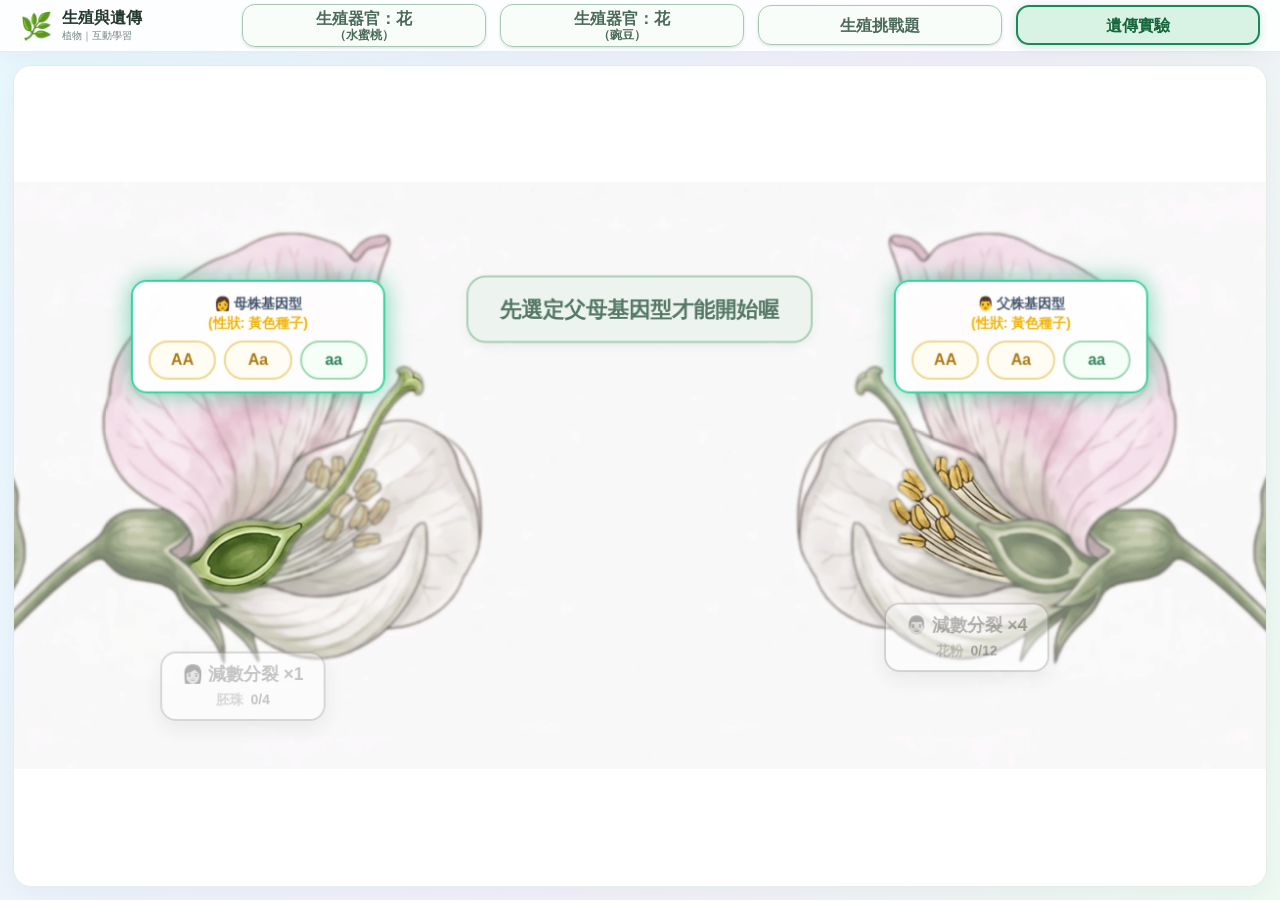
<file: stage4_gene.html>
<!DOCTYPE html>
<html lang="zh-TW">
<head>
    <meta charset="UTF-8">
    <meta name="viewport" content="width=device-width, initial-scale=1.0, maximum-scale=1.0, user-scalable=no">
    <title>植物｜生殖與遺傳－遺傳概念</title>
    <link rel="stylesheet" href="./tailwind-local.css">
    <style>
        /* ★ 強制橫屏防護網 */
        #orientation-warning { display: none; position: fixed; top: 0; left: 0; width: 100vw; height: 100dvh; background: #0f172a; color: white; z-index: 9999; flex-direction: column; justify-content: center; align-items: center; font-size: 1.5em; text-align: center; padding: 20px; box-sizing: border-box; }
        @media (orientation: portrait) { #orientation-warning { display: flex; } }

        /* ★ 修改點：改用 100dvh 避免行動裝置被位址列吃掉高度 */
        body, html { 
            margin: 0; padding: 0; width: 100vw; height: 100dvh; overflow: hidden; 
            font-family: 'Segoe UI', Tahoma, Geneva, Verdana, sans-serif; 
            background-color: #ffffff; 
        }
        
        #global-layout { display: flex; flex-direction: column; width: 100%; height: 100%; }

        /* ★ 修改點：加入 flex-wrap 允許按鈕在小平板自動換行防擠破 */
        #sub-nav-bar {
            width: 100%; background: white; border-bottom: 1px solid #e2e8f0;
            display: flex; align-items: center; justify-content: center; gap: 8px; flex-wrap: wrap;
            padding: 8px 24px; box-shadow: 0 2px 10px rgba(0,0,0,0.02); z-index: 90;
            flex-shrink: 0; 
        }

        #app-container {
            display: flex; width: 100%; flex: 1; padding: 0; box-sizing: border-box; overflow: hidden;
        }
        
        #stage-wrapper {
            position: relative; flex: 1; width: 100%; height: 100%; overflow: hidden;
            background: linear-gradient(to bottom, #ffffff, #f1f5f9);
        }
        
        #stage-inner {
            position: absolute; top: 0; left: 0; width: 1600px; height: 600px;
            transform-origin: top left; pointer-events: none;
        }

        .flower-layer { position: absolute; top: 0; width: 800px; height: 600px; pointer-events: none;}
        .flower-frame { position: absolute; inset: 0; width: 100%; height: 100%; object-fit: cover; opacity: 0; }

        .stage-panel {
            position: absolute; pointer-events: auto; z-index: 100;
            background: rgba(255,255,255,0.95); backdrop-filter: blur(8px);
            border: 2px solid #e2e8f0; border-radius: 16px; padding: 12px 16px;
            box-shadow: 0 8px 25px rgba(0,0,0,0.08); transition: all 0.3s;
        }
        
        .stage-btn {
            position: absolute; pointer-events: auto; z-index: 100;
            padding: 10px 20px; font-size: 18px; font-weight: 900; border-radius: 16px;
            box-shadow: 0 8px 20px rgba(0,0,0,0.15); transition: all 0.3s cubic-bezier(0.175, 0.885, 0.32, 1.275);
            cursor: pointer; display: flex; flex-direction: column; align-items: center; justify-content: center; text-align: center;
        }
        
        .geno-btn {
            flex: 1; padding: 6px 0; border-radius: 9999px; border-width: 2px; transition: all 0.2s;
        }
        .geno-btn-unselected {
            border-color: #cbd5e1; color: #94a3b8; font-weight: 500; background: white;
        }
        .geno-btn-unselected:hover { border-color: #6ee7b7; color: #10b981; }
        
        .geno-btn-selected {
            border-color: #10b981; color: #064e3b; font-weight: 900; background: #d1fae5;
            box-shadow: 0 4px 10px rgba(16, 185, 129, 0.2); transform: scale(1.05);
        }

        .status-blocked { opacity: 0.4; filter: grayscale(100%); pointer-events: none; }
        .status-active { box-shadow: 0 0 25px rgba(16, 185, 129, 0.6); animation: pulse-glow 2s infinite; border-color: #34d399; }
        @keyframes pulse-glow {
            0% { box-shadow: 0 0 0 0 rgba(16, 185, 129, 0.7); }
            70% { box-shadow: 0 0 0 15px rgba(16, 185, 129, 0); }
            100% { box-shadow: 0 0 0 0 rgba(16, 185, 129, 0); }
        }

        .center-action-btn {
            position: absolute; top: 50%; left: 50%; transform: translate(-50%, -50%);
            padding: 16px 32px; font-size: 22px; font-weight: 900; border-radius: 20px;
            pointer-events: auto; z-index: 200; cursor: pointer;
            box-shadow: 0 15px 35px rgba(0,0,0,0.2); transition: all 0.4s cubic-bezier(0.175, 0.885, 0.32, 1.275);
        }
        .center-action-btn:hover { transform: translate(-50%, -55%) scale(1.05); }
        .hidden-center { opacity: 0; pointer-events: none; transform: translate(-50%, -20%) scale(0.8); }

        .allele-text { font-family: 'Comic Sans MS', 'Chalkboard SE', sans-serif; font-weight: 900; }
        
        .pollen-dot {
            position: absolute; width: 28px; height: 28px; background: radial-gradient(circle, #fde047 0%, #eab308 100%);
            border: 2px solid #ca8a04; border-radius: 50%; display: flex; justify-content: center; align-items: center;
            font-size: 16px; font-weight: 900; color: #713f12; box-shadow: 0 2px 5px rgba(0,0,0,0.2);
            transform: translate(-50%, -50%); transition: opacity 0.3s; z-index: 60;
        }
        
        /* 強制花粉到最上層 */
        .pollen-top { z-index: 1000 !important; }

        @keyframes pollen-flash {
            0%, 100% { transform: translate(-50%, -50%) scale(1); filter: brightness(1); box-shadow: 0 0 0 rgba(234, 179, 8, 0); }
            50% { transform: translate(-50%, -50%) scale(1.5); filter: brightness(1.3); box-shadow: 0 0 25px rgba(234, 179, 8, 1); }
        }
        .pollen-flash-anim {
            animation: pollen-flash 0.4s ease-in-out 3;
        }
        
        .ovule-dot {
            position: absolute; width: 32px; height: 32px; background: #dcfce3; border: 2px dashed #22c55e;
            border-radius: 50%; display: flex; justify-content: center; align-items: center;
            font-size: 18px; font-weight: 900; color: #166534; transform: translate(-50%, -50%); z-index: 40;
        }
        
        @keyframes ovule-boom {
            0% { transform: translate(-50%, -50%) scale(1); }
            50% { transform: translate(-50%, -50%) scale(1.8); filter: brightness(1.2); box-shadow: 0 0 30px rgba(255, 255, 255, 0.8); }
            100% { transform: translate(-50%, -50%) scale(1); }
        }
        .ovule-boom-anim {
            animation: ovule-boom 0.8s cubic-bezier(0.175, 0.885, 0.32, 1.275);
            z-index: 900 !important;
        }

        .bee { position: absolute; font-size: 32px; transform: translate(-50%, -50%); filter: drop-shadow(0 4px 6px rgba(0,0,0,0.3)); z-index: 1100; }
        
        .fert-popup {
            position: absolute; background: rgba(255,255,255,0.95); backdrop-filter: blur(4px);
            border: 2px solid #34d399; border-radius: 8px; padding: 8px 16px; font-weight: 900; color: #065f46;
            box-shadow: 0 4px 15px rgba(0,0,0,0.2); transform: translate(20px, -50%); opacity: 0;
            transition: opacity 0.3s; z-index: 1000; white-space: nowrap; font-size: 18px;
        }

        #final-stats-board {
            position: absolute; top: 50%; left: 50%; transform: translate(-50%, -50%) scale(0.9);
            background: white; border-radius: 24px; padding: 32px; width: 450px; max-width: 90vw; /* 防止小螢幕破版 */
            box-shadow: 0 25px 50px -12px rgba(0,0,0,0.5); border: 4px solid #10b981;
            opacity: 0; pointer-events: none; transition: all 0.5s cubic-bezier(0.175, 0.885, 0.32, 1.275); z-index: 2000;
        }
        #final-stats-board.active { opacity: 1; transform: translate(-50%, -50%) scale(1); pointer-events: auto; }
    </style>
<link rel="stylesheet" href="./site_shell.css">
<link rel="manifest" href="./manifest.webmanifest">
<meta name="theme-color" content="#267352">
<meta name="apple-mobile-web-app-capable" content="yes">
<meta name="apple-mobile-web-app-title" content="生殖與遺傳">

    <style id="meiosis-inline-style">
      /* 畫面原圖花藥／胚珠位置：小型、連續、直接銜接生成物，不是提示框 */
      /* 與花粉／胚珠 DOM 使用完全相同的 1600×600 座標系；最終格直接落在後續粒子座標 */
      .meiosis-on-flower{position:absolute;left:0;top:0;width:1600px;height:600px;pointer-events:none;z-index:180;opacity:0;transition:opacity .12s ease}
      .meiosis-on-flower.visible{opacity:1}
      .meiosis-on-flower svg{display:block;width:1600px;height:600px;overflow:visible}
      .bee{will-change:left,top,opacity;line-height:1}
    </style>
</head>
<body class="select-none text-slate-800">

    <!-- ★ 強制橫屏防護罩 -->
    <div id="orientation-warning" class="font-sans tracking-wider">
        🔄<br><br>請將裝置旋轉為<b class="text-rose-400 mx-1">橫向模式</b>以進行課程互動。
    </div>

    <div id="global-layout">
        
       <!-- 全站統一導覽列 -->
        <header id="plant-nav" class="plant-nav" data-page-mode="gene">
  <div class="plant-brand"><span class="plant-brand-icon">🌿</span><div><strong>生殖與遺傳</strong><small>植物｜互動學習</small></div></div>
  <nav class="plant-mode-links" aria-label="生殖與遺傳四個模式">
    <a href="./index.html" class="plant-mode" data-mode="peach"><span>生殖器官：花</span><small>（水蜜桃）</small></a>
    <a href="./stage4_pea.html" class="plant-mode" data-mode="pea"><span>生殖器官：花</span><small>（豌豆）</small></a>
    <a href="./stage4_quiz.html" class="plant-mode" data-mode="quiz"><span>生殖挑戰題</span></a>
    <a href="./stage4_gene.html" class="plant-mode" data-mode="gene"><span>遺傳實驗</span></a>
  </nav>
</header>

        <div id="app-container">
            <div id="stage-wrapper">
                <div id="stage-inner">
                    
                    <svg id="click-layer" viewBox="0 0 1600 600" class="absolute inset-0 w-full h-full z-[1]" style="pointer-events: auto;"></svg>

                    <!-- 【左側：母株】 -->
                    <div id="mom-flower" class="flower-layer z-[5]" style="left: 0;"></div>
                    
                    <!-- 【右側：父株】 -->
                    <div id="dad-flower" class="flower-layer z-[5]" style="left: 800px; transform: scaleX(-1);">
                        <img src="./p03-m.webp" class="absolute inset-0 w-full h-full object-cover" id="initial-dad-img">
                    </div>

                    <!-- 面板定位避開中央阻擋 -->
                    <div id="panel-geno-mom" class="stage-panel status-active" style="left: 280px; top: 100px; width: 260px;">
                        <div class="text-sm font-black text-slate-600 mb-2 text-center">👩 母株基因型 <br><span id="label-mom-pheno" class="text-yellow-500">(性狀: 黃色種子)</span></div>
                        <div class="flex gap-2">
                            <button onclick="GeneApp.setGeno('mom', 'AA')" id="btn-mom-AA" class="geno-btn geno-btn-unselected" data-allele="yellow">AA</button>
                            <button onclick="GeneApp.setGeno('mom', 'Aa')" id="btn-mom-Aa" class="geno-btn geno-btn-unselected" data-allele="yellow">Aa</button>
                            <button onclick="GeneApp.setGeno('mom', 'aa')" id="btn-mom-aa" class="geno-btn geno-btn-unselected" data-allele="green">aa</button>
                        </div>
                    </div>

                    <div id="panel-geno-dad" class="stage-panel status-active" style="left: 1060px; top: 100px; width: 260px;">
                        <div class="text-sm font-black text-slate-600 mb-2 text-center">👨 父株基因型 <br><span id="label-dad-pheno" class="text-yellow-500">(性狀: 黃色種子)</span></div>
                        <div class="flex gap-2">
                            <button onclick="GeneApp.setGeno('dad', 'AA')" id="btn-dad-AA" class="geno-btn geno-btn-unselected" data-allele="yellow">AA</button>
                            <button onclick="GeneApp.setGeno('dad', 'Aa')" id="btn-dad-Aa" class="geno-btn geno-btn-unselected" data-allele="yellow">Aa</button>
                            <button onclick="GeneApp.setGeno('dad', 'aa')" id="btn-dad-aa" class="geno-btn geno-btn-unselected" data-allele="green">aa</button>
                        </div>
                    </div>

                    <button id="btn-confirm-geno" onclick="GeneApp.confirmGenotype()" class="center-action-btn bg-indigo-500 text-white border-2 border-indigo-600" style="top: 130px;">
                        先選定父母基因型才能開始喔
                    </button>

                    <button id="btn-meiosis-dad" onclick="GeneApp.doDadMeiosis()" class="stage-btn bg-white border-2 border-blue-400 text-blue-600 status-blocked flex flex-col items-center leading-tight" style="left: 1050px; top: 430px;">
                        <span>👨 減數分裂 ×4</span>
                        <span class="text-sm font-bold text-blue-400 mt-1">花粉 <span id="count-dad" class="text-blue-600 ml-1">0/12</span></span>
                    </button>

                    <button id="btn-meiosis-mom" onclick="GeneApp.doMomMeiosis()" class="stage-btn bg-white border-2 border-emerald-400 text-emerald-600 status-blocked flex flex-col items-center leading-tight" style="left: 310px; top: 480px;">
                        <span>👩 減數分裂 ×1</span>
                        <span class="text-sm font-bold text-emerald-400 mt-1">胚珠 <span id="count-mom" class="text-emerald-600 ml-1">0/4</span></span>
                    </button>

                    <button id="btn-bee" onclick="GeneApp.sendBees()" class="center-action-btn bg-amber-400 text-amber-900 border-2 border-amber-500 hidden-center">
                        🐝 授粉
                    </button>

                    <button id="btn-develop" onclick="GeneApp.playDevelopment()" class="center-action-btn bg-emerald-500 text-white border-2 border-emerald-600 hidden-center">
                        🌱 開始果莢發育
                    </button>

                    <!-- SVG 管線層提昇 z-index 確保管線壓在花朵上 -->
                    <svg id="svg-layer" viewBox="0 0 1600 600" class="absolute inset-0 w-full h-full pointer-events-none z-[45]">
                        <path id="tube_0" fill="none" stroke="#38bdf8" stroke-width="4" stroke-linecap="round" stroke-dasharray="300" stroke-dashoffset="300"/>
                        <path id="tube_1" fill="none" stroke="#38bdf8" stroke-width="4" stroke-linecap="round" stroke-dasharray="300" stroke-dashoffset="300"/>
                        <path id="tube_2" fill="none" stroke="#38bdf8" stroke-width="4" stroke-linecap="round" stroke-dasharray="300" stroke-dashoffset="300"/>
                        <path id="tube_3" fill="none" stroke="#38bdf8" stroke-width="4" stroke-linecap="round" stroke-dasharray="300" stroke-dashoffset="300"/>
                    </svg>

                    <div id="dom-layer" class="absolute inset-0 w-full h-full pointer-events-none z-[50]"></div>
                    <!-- 在花朵原圖上浮現，不另開視窗或遮住教學畫面 -->
                    <div id="meiosis-visual-mom" class="meiosis-on-flower mom" aria-hidden="true"></div>
                    <div id="meiosis-visual-dad" class="meiosis-on-flower dad" aria-hidden="true"></div>

                    <svg id="seed-layer" viewBox="0 0 1600 600" class="absolute inset-0 w-full h-full pointer-events-none z-[60]">
                        <image id="seed_img_0" width="40" height="40" opacity="0"/>
                        <image id="seed_img_1" width="40" height="40" opacity="0"/>
                        <image id="seed_img_2" width="40" height="40" opacity="0"/>
                        <image id="seed_img_3" width="40" height="40" opacity="0"/>
                    </svg>
                </div>
            </div>
    <div id="inherit-predict" class="inherit-predict" role="dialog" aria-modal="true" aria-label="預測子代性狀比例">
      <div class="predict-card">
        <h3>🔮 先預測，再看結果</h3>
        <p id="inherit-question" style="margin-top:9px;color:#506d58;font-weight:700;font-size:15px">子代黃色：綠色，預測比例？</p>
        <div class="predict-choice-grid" id="inherit-options">
           <button type="button" data-ratio="4:0">4：0</button><button type="button" data-ratio="3:1">3：1</button>
           <button type="button" data-ratio="2:2">2：2</button><button type="button" data-ratio="0:4">0：4</button>
        </div>

      </div>
    </div>
    <!-- 最終統計面板 -->
            <div id="final-stats-board" role="dialog" aria-label="子代結果">
                <div class="result-heading">🌱 子代結果</div>
                <div class="result-cross"><span id="stat-cross">AA × AA</span></div>
                <div class="result-numbers">
                    <div><div class="result-caption" style="color:#ba7b0e">AA・黃</div><div class="result-value" style="color:#a16a0c" id="stat-AA">0</div></div>
                    <div><div class="result-caption" style="color:#ba7b0e">Aa・黃</div><div class="result-value" style="color:#a16a0c" id="stat-Aa">0</div></div>
                    <div><div class="result-caption" style="color:#1c8e58">aa・綠</div><div class="result-value" style="color:#16824d" id="stat-aa">0</div></div>
                </div>
                <div class="debrief-panel">
                    <div class="debrief-grid"><span>理論 <strong id="model-rate">—</strong></span><span>實際 <strong id="actual-rate">—</strong></span></div>
                    <span id="predicted-rate" hidden>—</span>
                    <div class="debrief-question">為什麼和理論值不一定相同？</div>
                    <div class="debrief-options"><div class="debrief-choice"><button type="button" onclick="GeneApp.answerDebrief(true)">樣本少、隨機波動</button></div><div class="debrief-choice"><button type="button" onclick="GeneApp.answerDebrief(false)">孟德爾定律失效</button><div id="debrief-teacher-note">💡 不懂就問老師！</div></div></div>
                    <div id="debrief-feedback" class="debrief-feedback" aria-live="polite"></div>
                </div>
                <button onclick="GeneApp.resetAll()" class="result-restart">↻ 再試一次</button>
            </div>

        </div>
    </div>

    <script>
        const GeneApp = (function() {
            let currentStep = 0;
            let meiosisBusy = false;
            let experimentGeneration = 0;
            const sleep = ms => new Promise(resolve => setTimeout(resolve, ms));
            const clamp = (v,min,max) => Math.min(max,Math.max(min,v));
            // 花藥中心（雄株）及子房胚珠附近（雌株）共用舞台 1600x600 坐標。
            // 產物結束座標直接取 DAD_ARC_INITIAL / OVULES_START，不維護另一組終點。
            const MEIOSIS_CENTERS={dad:{x:1130,y:303},mom:{x:403,y:380}};
            const SVGNS='http://www.w3.org/2000/svg';
            // v1.1.4 同一輪廓收腰分裂：細胞外形與 A/a 文字由同一個時間軸、同一個群組更新。
            // 不再讓字先飛走、再從其他位置飛入一個圓圈套住字。
            const MEIO_COLORS={
                dad:{fill:'#facc15',edge:'#ca8a04',text:'#713f12'},
                mom:{fill:'#dcfce7',edge:'#22c55e',text:'#166534'}
            };
            function meiosisNode(svg,tag,attrs={}){
                const node=document.createElementNS(SVGNS,tag);
                for(const [key,val] of Object.entries(attrs))node.setAttribute(key,String(val));
                svg.appendChild(node);return node;
            }
            function meiosisLabel(svg,x,y,label,parent,size=16){
                return meiosisNode(svg,'text',{x,y,'font-family':'system-ui,sans-serif','font-weight':900,
                  'font-size':size,'text-anchor':'middle','dominant-baseline':'central',fill:MEIO_COLORS[parent].text});
            }
            function paintCell(svg,x,y,r,label,parent,opacity=1){
                const col=MEIO_COLORS[parent];
                const g=meiosisNode(svg,'g',{opacity,transform:`translate(${x} ${y})`});
                const circle=meiosisNode(g,'circle',{cx:0,cy:0,r,fill:col.fill,stroke:col.edge,
                  'stroke-width':2,...(parent==='mom'?{'stroke-dasharray':'4 3'}:{})});
                const t=meiosisLabel(g,0,1,label,parent,r<18?15:20);
                t.textContent=label;
                return {g,circle,t};
            }
            function peanutOutline(x,y,sep,r,neck,angle=0){
                // 雙葉共享一個邊界；neck 逐漸縮到零，外觀看起來像麻糬被慢慢捏成兩半。
                const d=[`M 0 ${-neck}`,
                  `C ${-sep*.38} ${-neck} ${-sep*.52} ${-r} ${-sep} ${-r}`,
                  `C ${-sep-r*.75} ${-r} ${-sep-r} ${-r*.55} ${-sep-r} 0`,
                  `C ${-sep-r} ${r*.55} ${-sep-r*.75} ${r} ${-sep} ${r}`,
                  `C ${-sep*.52} ${r} ${-sep*.38} ${neck} 0 ${neck}`,
                  `C ${sep*.38} ${neck} ${sep*.52} ${r} ${sep} ${r}`,
                  `C ${sep+r*.75} ${r} ${sep+r} ${r*.55} ${sep+r} 0`,
                  `C ${sep+r} ${-r*.55} ${sep+r*.75} ${-r} ${sep} ${-r}`,
                  `C ${sep*.52} ${-r} ${sep*.38} ${-neck} 0 ${-neck} Z`].join(' ');
                return {d,transform:`translate(${x} ${y}) rotate(${angle})`};
            }
            async function meiosisAnimation(parent,genotype,products,landings,retainIndex=0){
                const target=document.getElementById(`meiosis-visual-${parent}`);
                const generation=experimentGeneration;
                target.replaceChildren();target.classList.add('visible');
                const svg=meiosisNode(target,'svg',{viewBox:'0 0 1600 600'});
                const col=MEIO_COLORS[parent], c=MEIOSIS_CENTERS[parent];
                const isAlive=()=>generation===experimentGeneration;
                // 所有影格都由 rAF 同步產生細胞輪廓與其中的基因字母。
                const tween=(duration,paint)=>new Promise(resolve=>{
                    let start=null;
                    function frame(now){
                        if(!isAlive()){resolve(false);return;}
                        if(start===null)start=now;
                        const t=Math.max(0,Math.min(1,(now-start)/duration));
                        paint(t);
                        if(t<1)requestAnimationFrame(frame);else resolve(true);
                    }
                    requestAnimationFrame(frame);
                });
                const staged=paintCell(svg,c.x,c.y,30,genotype,parent);
                await sleep(260);
                if(!isAlive())return false;
                // DNA 複製時同一顆細胞內的字逐漸換成 AAaa，細胞不會移動。
                staged.t.textContent=genotype[0].repeat(2)+genotype[1].repeat(2);
                if(!await tween(420,t=>{staged.circle.setAttribute('r',30+3*Math.sin(t*Math.PI));
                  staged.g.setAttribute('transform',`translate(${c.x} ${c.y}) scale(${1+.09*Math.sin(t*Math.PI)},${1-.05*Math.sin(t*Math.PI)})`)}))return false;
                staged.g.remove();
                // 第一次分裂：從一顆連續的外膜開始收腰，直到分為兩個各帶一組字母的細胞。
                const firstPath=meiosisNode(svg,'path',{fill:col.fill,stroke:col.edge,'stroke-width':2});
                const firstLeft=meiosisLabel(svg,c.x,c.y,genotype[0].repeat(2),parent);
                const firstRight=meiosisLabel(svg,c.x,c.y,genotype[1].repeat(2),parent);
                firstLeft.textContent=genotype[0].repeat(2);firstRight.textContent=genotype[1].repeat(2);
                if(!await tween(850,t=>{
                    const sep=32*t,neck=26*Math.pow(1-t,1.3),r=28-10*t;
                    const shape=peanutOutline(c.x,c.y,sep,r,neck);
                    firstPath.setAttribute('d',shape.d);firstPath.setAttribute('transform',shape.transform);
                    firstLeft.setAttribute('x',c.x-sep);firstRight.setAttribute('x',c.x+sep);
                    firstLeft.setAttribute('opacity',Math.min(1,t*5));firstRight.setAttribute('opacity',Math.min(1,t*5));
                }))return false;
                firstPath.remove();firstLeft.remove();firstRight.remove();
                // 第二次分裂：左右兩顆各自再次收腰，形成四顆；字母始終留在外膜內。
                const second=[-32,32].map((off,i)=>{
                  const path=meiosisNode(svg,'path',{fill:col.fill,stroke:col.edge,'stroke-width':2});
                  const top=meiosisLabel(svg,c.x+off,c.y,genotype[i],parent,15);
                  const bottom=meiosisLabel(svg,c.x+off,c.y,genotype[i],parent,15);
                  top.textContent=genotype[i];bottom.textContent=genotype[i];
                  return {off,path,top,bottom};
                });
                if(!await tween(850,t=>{
                    for(const b of second){
                        const sep=21*t,neck=17*Math.pow(1-t,1.3),r=19-4*t;
                        const shape=peanutOutline(c.x+b.off,c.y,sep,r,neck,90);
                        b.path.setAttribute('d',shape.d);b.path.setAttribute('transform',shape.transform);
                        b.top.setAttribute('x',c.x+b.off);b.bottom.setAttribute('x',c.x+b.off);
                        b.top.setAttribute('y',c.y-sep);b.bottom.setAttribute('y',c.y+sep);
                        b.top.textContent=t<.2?genotype[b.off<0?0:1].repeat(2):genotype[b.off<0?0:1];
                        b.bottom.setAttribute('opacity',Math.min(1,Math.max(0,(t-.12)*5)));
                    }
                }))return false;
                second.forEach(b=>{b.path.remove();b.top.remove();b.bottom.remove()});
                // 四顆細胞不是從外側飛進來，而是剛剛分裂完的四個位置直接接續。
                const origins=[{x:c.x-32,y:c.y-21},{x:c.x-32,y:c.y+21},
                               {x:c.x+32,y:c.y-21},{x:c.x+32,y:c.y+21}];
                const cells=origins.map((pt,i)=>paintCell(svg,pt.x,pt.y,parent==='dad'?14:16,
                    products[i],parent));
                if(!await tween(680,t=>{
                    const ease=t*t*(3-2*t);
                    cells.forEach(({g},i)=>{
                        const start=origins[i],dest=parent==='dad'?landings[i]:landings[0];
                        const active=parent==='dad'||i===retainIndex;
                        const x=start.x+(dest.x-start.x)*ease;
                        const y=start.y+(dest.y-start.y)*ease;
                        const size=active?1:1-.92*ease;
                        g.setAttribute('transform',`translate(${x} ${y}) scale(${size})`);
                        g.setAttribute('opacity',active?1:1-ease);
                    });
                }))return false;
                return isAlive();
            }
            async function handoffProducts(parent,nodes){
                // 顯示的終態 SVG 與實際互動粒子已是同一座標、同一大小；只交接圖層，不作二次移動。
                nodes.forEach(node=>{node.style.opacity='1';});
                const overlay=document.getElementById(`meiosis-visual-${parent}`);
                overlay.classList.remove('visible');
                await sleep(150);
                overlay.replaceChildren();
            }
            function getMeiosisProducts(genotype){
                // 同一次減數分裂產生的四個單倍體產物須為 2:2，而非四次各自抽籤。
                const products=[genotype[0],genotype[0],genotype[1],genotype[1]];
                for(let i=products.length-1;i>0;i--){
                    const j=Math.floor(Math.random()*(i+1));
                    [products[i],products[j]]=[products[j],products[i]];
                }
                return products;
            }
            function expectedRatio(){
                 const pa=g=>g==='AA'?0:g==='Aa'?.5:1;
                 const green=pa(state.momGeno)*pa(state.dadGeno);
                 return `${Math.round((1-green)*4)}:${Math.round(green*4)}`;
             }
             function openPrediction(){
                 if(state.prediction!==null)return;
                 document.getElementById('inherit-question').textContent=`${state.momGeno} × ${state.dadGeno}：黃：綠預測比例？`; 
                 document.getElementById('inherit-predict').classList.add('active');
             }
             function selectPrediction(ratio){
                 if(currentStep!==3)return;
                 state.prediction=ratio;
                 document.getElementById('inherit-predict').classList.remove('active');
                 els.btnBee.classList.remove('hidden-center');
                 sendBees();
             }
             function answerDebrief(correct){
                 document.getElementById('debrief-feedback').textContent=correct?'✓ 對！小樣本會波動。':'';
                document.getElementById('debrief-teacher-note').classList.toggle('visible',!correct);
             } 

            const state = {
                momGeno: 'AA', dadGeno: 'AA',
                selectedMom:false, selectedDad:false,
                momClicks: 0, dadClicks: 0,
                 prediction: null,
                ovules: [], pollens: [], results: []
            };

            const STIGMA_PTS = [{x: 556, y: 185}, {x: 571, y: 188}, {x: 575, y: 217}, {x: 578, y: 199}];
            const OVULES_START = [{x: 373, y: 400}, {x: 384, y: 371}, {x: 408, y: 386}, {x: 425, y: 356}];
            const OVULES_END = [{x: 392, y: 372}, {x: 461, y: 347}, {x: 528, y: 312}, {x: 587, y: 265}];
            
            let availableDadArcs = [];
            const DAD_ARC_INITIAL = [
                {x:1097,y:302},{x:1112,y:281},{x:1128,y:272},{x:1145,y:267},
                {x:1162,y:282},{x:1152,y:300},{x:1133,y:295},{x:1115,y:311},
                {x:1102,y:326},{x:1121,y:325},{x:1140,y:315},{x:1158,y:320},
                {x:1088,y:286},{x:1170,y:299},{x:1130,y:341},{x:1106,y:340}
            ];

            const frames = ['p01.webp', 'p02.webp', 'p03.webp', 'p06.webp', 'p07.webp', 'p08.webp', 'p09.webp', 'p10.webp', 'p11.webp', 'p12.webp', 'p13.webp', 'p14.webp', 'p15.webp', 'p16.webp'];
            let momImages = [];

            const els = {
                wrapper: document.getElementById('stage-wrapper'),
                inner: document.getElementById('stage-inner'),
                domLayer: document.getElementById('dom-layer'),
                momContainer: document.getElementById('mom-flower'),
                dadContainer: document.getElementById('dad-flower'),
                pGenoMom: document.getElementById('panel-geno-mom'),
                pGenoDad: document.getElementById('panel-geno-dad'),
                btnConfirm: document.getElementById('btn-confirm-geno'),
                btnDad: document.getElementById('btn-meiosis-dad'),
                btnMom: document.getElementById('btn-meiosis-mom'),
                btnBee: document.getElementById('btn-bee'),
                btnDev: document.getElementById('btn-develop'),
                initialDadImg: document.getElementById('initial-dad-img'),
                statsBoard: document.getElementById('final-stats-board')
            };

            function init() {
                frames.forEach((src, i) => {
                    let img = new Image();
                    img.className = 'flower-frame';
                    img.decoding = 'async';
                    img.fetchPriority = i<2?'high':'low';
                    // 先呈現花朵，生長畫格由瀏覽器閒置時分批載入，避免 14 張同時搶網路。
                    if(i<2)img.src=src;
                    else setTimeout(()=>{img.src=src;},250+(i-2)*90);
                    img.style.opacity = 0;
                    els.momContainer.appendChild(img);
                    momImages.push(img);
                });

                let initialMomImg = new Image();
                initialMomImg.src = 'p03-f.webp';
                initialMomImg.className = 'flower-frame';
                initialMomImg.style.opacity = 1;
                initialMomImg.id = 'initial-mom-img';
                els.momContainer.appendChild(initialMomImg);

                new ResizeObserver(handleResize).observe(els.wrapper);
                document.querySelectorAll('#inherit-options button').forEach(btn =>
                    btn.addEventListener('click', () => selectPrediction(btn.dataset.ratio)));
                handleResize();
                resetAll();
            }

            function handleResize() {
                const availW = els.wrapper.clientWidth;
                const availH = els.wrapper.clientHeight;
                
                // 放大互動主體：以 1280px 中央可視核心為準，左右最多裁掉非教學重點的邊景。
                // 完整保持等比例縮放，字卡/受精管/花朵在同一座標系內，不會錯位。
                const scale = Math.min(availW / 1280, availH / 600);
                els.inner.style.transform = `scale(${scale})`;
                
                const actW = 1600 * scale; const actH = 600 * scale;
                // 自動置中計算
                els.inner.style.left = `${(availW - actW) / 2}px`;
                els.inner.style.top = `${(availH - actH) / 2}px`;
            }

            function updatePhenoLabels() {
                document.getElementById('label-mom-pheno').textContent = state.momGeno === 'aa' ? '(性狀: 綠色種子)' : '(性狀: 黃色種子)';
                document.getElementById('label-mom-pheno').className = state.momGeno === 'aa' ? 'text-green-500' : 'text-yellow-500';
                
                document.getElementById('label-dad-pheno').textContent = state.dadGeno === 'aa' ? '(性狀: 綠色種子)' : '(性狀: 黃色種子)';
                document.getElementById('label-dad-pheno').className = state.dadGeno === 'aa' ? 'text-green-500' : 'text-yellow-500';
            }

            function setGeno(target, val) {
                if(currentStep !== 0) return; 

                if(target === 'mom') {
                    state.momGeno = val;
                    state.selectedMom = true;
                    document.querySelectorAll('[id^=btn-mom-]').forEach(b => { b.classList.remove('geno-btn-selected');b.classList.add('geno-btn-unselected'); });
                    document.getElementById(`btn-mom-${val}`).classList.replace('geno-btn-unselected','geno-btn-selected');
                } else {
                    state.dadGeno = val;
                    state.selectedDad = true;
                    document.querySelectorAll('[id^=btn-dad-]').forEach(b => { b.classList.remove('geno-btn-selected');b.classList.add('geno-btn-unselected'); });
                    document.getElementById(`btn-dad-${val}`).classList.replace('geno-btn-unselected','geno-btn-selected');
                }
                updatePhenoLabels();
                updateStartButton();
            }
            function updateStartButton(){
                const ready=state.selectedMom&&state.selectedDad;
                els.btnConfirm.textContent=ready?'🌱 開始實驗':'先選定父母基因型才能開始喔';
                els.btnConfirm.classList.toggle('waiting-genotype',!ready);
                els.btnConfirm.classList.toggle('ready-genotype',ready);
                els.btnConfirm.setAttribute('aria-disabled',ready?'false':'true');
            }

            function confirmGenotype() {
                if(!state.selectedMom||!state.selectedDad)return;
                proceedToStep(1);
            }

            function proceedToStep(step) {
                currentStep = step;
                
                if(step === 0) {
                    els.pGenoMom.classList.add('status-active'); els.pGenoDad.classList.add('status-active');
                    els.btnConfirm.classList.remove('hidden-center');
                    els.btnDad.classList.add('status-blocked'); els.btnDad.classList.remove('status-active');
                    els.btnMom.classList.add('status-blocked'); els.btnMom.classList.remove('status-active');
                    els.btnBee.classList.add('hidden-center');
                    els.btnDev.classList.add('hidden-center');
                }
                else if(step === 1) {
                    els.pGenoMom.classList.remove('status-active'); els.pGenoDad.classList.remove('status-active');
                    els.btnConfirm.classList.add('hidden-center');
                    els.btnDad.classList.remove('status-blocked'); els.btnDad.classList.add('status-active');
                }
                else if(step === 3) {
                    els.btnDad.classList.add('status-blocked'); els.btnDad.classList.remove('status-active');
                    els.btnMom.classList.add('status-blocked'); els.btnMom.classList.remove('status-active');
                    if(state.prediction===null) openPrediction();
                    else els.btnBee.classList.remove('hidden-center');
                }
                else if(step === 4) {
                    els.btnDev.classList.remove('hidden-center');
                }
            }

            function resetAll() {
                experimentGeneration++; meiosisBusy=false;
                document.querySelectorAll('.meiosis-on-flower').forEach(el=>{
                    el.classList.remove('visible');el.replaceChildren();
                });
                document.getElementById('inherit-predict').classList.remove('active');
                currentStep=0; // 先允許變更基因型，修復重設後仍保留上一輪的 bug
                state.prediction=null;
                state.selectedMom=false;state.selectedDad=false;
                document.getElementById('debrief-feedback').textContent='';
                document.getElementById('debrief-teacher-note').classList.remove('visible');
                state.momClicks = 0; state.dadClicks = 0;
                state.ovules = []; state.pollens = []; state.results = [];
                availableDadArcs = [...DAD_ARC_INITIAL]; 
                
                document.getElementById('count-mom').textContent = "0/4";
                document.getElementById('count-dad').textContent = "0/12";
                
                els.domLayer.innerHTML = '';
                els.dadContainer.style.opacity = '1';
                els.domLayer.style.opacity = '1';
                document.getElementById('svg-layer').style.opacity = '1';
                els.initialDadImg.style.opacity = '1';
                document.getElementById('initial-mom-img').style.opacity = '1';
                
                for(let i=0; i<4; i++) {
                    let t = document.getElementById(`tube_${i}`);
                    t.style.strokeDashoffset = 300;
                    t.setAttribute('d', ''); 
                    
                    document.getElementById(`seed_img_0`).setAttribute('opacity', 0);
                    document.getElementById(`seed_img_1`).setAttribute('opacity', 0);
                    document.getElementById(`seed_img_2`).setAttribute('opacity', 0);
                    document.getElementById(`seed_img_3`).setAttribute('opacity', 0);
                }
                
                momImages.forEach(img => img.style.opacity = 0);
                els.statsBoard.classList.remove('active');
                
                state.momGeno='AA';state.dadGeno='AA';
                for(const b of document.querySelectorAll('.geno-btn')){b.classList.remove('geno-btn-selected');b.classList.add('geno-btn-unselected');}
                updatePhenoLabels();updateStartButton();proceedToStep(0);
            }

            async function doDadMeiosis() {
                if(meiosisBusy || (currentStep!==1 && currentStep!==2))return;
                if(state.dadClicks>=12 || availableDadArcs.length<4)return;
                meiosisBusy=true;
                const run=experimentGeneration;
                els.btnDad.classList.add('status-blocked');
                const first=(state.dadClicks===0);
                const products=first?[state.dadGeno[0],state.dadGeno[0],state.dadGeno[1],state.dadGeno[1]]:getMeiosisProducts(state.dadGeno);
                const destinations=[];
                for(let i=0;i<4;i++){
                  const idx=Math.floor(Math.random()*availableDadArcs.length);
                  destinations.push(availableDadArcs.splice(idx,1)[0]);
                }
                // 首次播放完整分裂；之後四顆直接在花藥上出現，不再重播。
                const completed=first?await meiosisAnimation('dad',state.dadGeno,products,destinations):true;
                if(!completed||run!==experimentGeneration){meiosisBusy=false;return;}
                const nodes=[];
                for(let i=0;i<4;i++){
                    const {x,y}=destinations[i],allele=products[i],pid=state.pollens.length;
                    state.pollens.push({id:pid,allele,x,y});
                    const node=document.createElement('div');
                    node.className='pollen-dot allele-text';node.id=`pollen_${pid}`;
                    node.textContent=allele;node.style.left=`${x}px`;node.style.top=`${y}px`;
                    node.style.opacity=first?'0':'1';
                    els.domLayer.appendChild(node);nodes.push(node);
                }
                if(first)await handoffProducts('dad',nodes);
                else nodes.forEach(node=>node.animate([{opacity:0,transform:'translate(-50%,-50%) scale(.7)'},{opacity:1,transform:'translate(-50%,-50%) scale(1)'}],{duration:230}));
                state.dadClicks+=4;
                document.getElementById('count-dad').textContent=`${state.dadClicks}/12`;
                meiosisBusy=false;
                if(state.pollens.length>=4 && currentStep===1){
                    currentStep=2;els.btnMom.classList.remove('status-blocked');els.btnMom.classList.add('status-active');
                }
                if(state.dadClicks>=12){els.btnDad.classList.add('status-blocked');els.btnDad.classList.remove('status-active');}
                else {els.btnDad.classList.remove('status-blocked');els.btnDad.classList.add('status-active');}
            }

            async function doMomMeiosis() {
                if(meiosisBusy || currentStep!==2 || state.momClicks>=4 || state.pollens.length<4)return;
                meiosisBusy=true;
                const run=experimentGeneration;
                els.btnMom.classList.add('status-blocked');
                const index=state.momClicks,pos=OVULES_START[index];
                const first=index===0;
                const products=first?[state.momGeno[0],state.momGeno[0],state.momGeno[1],state.momGeno[1]]:getMeiosisProducts(state.momGeno);
                const retainIndex=first?Math.floor(Math.random()*4):0;
                const completed=first?await meiosisAnimation('mom',state.momGeno,products,[pos],retainIndex):true;
                if(!completed||run!==experimentGeneration){meiosisBusy=false;return;}
                const allele=products[retainIndex];state.ovules.push(allele);
                const node=document.createElement('div');
                node.className='ovule-dot allele-text';node.textContent=allele;node.id=`ovule_${index}`;
                node.style.left=`${pos.x}px`;node.style.top=`${pos.y}px`;
                node.style.opacity=first?'0':'1';els.domLayer.appendChild(node);
                if(first)await handoffProducts('mom',[node]);
                else node.animate([{opacity:0,transform:'translate(-50%,-50%) scale(.7)'},{opacity:1,transform:'translate(-50%,-50%) scale(1)'}],{duration:230});
                state.momClicks++;
                document.getElementById('count-mom').textContent=`${state.momClicks}/4`;
                meiosisBusy=false;
                els.btnBee.textContent=`🐝 授粉（${state.momClicks} 顆）`;
                els.btnBee.classList.remove('hidden-center');
                if(state.momClicks>=4){els.btnMom.classList.add('status-blocked');els.btnMom.classList.remove('status-active');}
                else {els.btnMom.classList.remove('status-blocked');els.btnMom.classList.add('status-active');}
            }

            // 根據目前顯示在螢幕上的舞台視窗限制蜂群，不只限制於原始 1600px 圖片。
            function visibleFlightBounds(){
                const wrapper=els.wrapper.getBoundingClientRect();
                const stage=els.inner.getBoundingClientRect();
                const scale=stage.width/1600||1;
                const edge=36;
                const left=clamp((wrapper.left-stage.left)/scale+edge,edge,1564);
                const right=clamp((wrapper.right-stage.left)/scale-edge,edge,1564);
                const top=clamp((wrapper.top-stage.top)/scale+edge,edge,564);
                const bottom=clamp((wrapper.bottom-stage.top)/scale-edge,edge,564);
                return {left,right,top,bottom};
            }
            function inView(x,y,b){return {x:clamp(x,b.left,b.right),y:clamp(y,b.top,b.bottom)};}
            async function flyPath(bee,points,duration,bounds){
                const pts=points.map(([x,y])=>inView(x,y,bounds));
                const frames=pts.map((p,i)=>({left:`${p.x}px`,top:`${p.y}px`,offset:i/(pts.length-1)}));
                const anim=bee.animate(frames,{duration,easing:'linear',fill:'forwards'});
                await Promise.race([anim.finished.catch(()=>null),sleep(duration+320)]);
                const last=pts[pts.length-1];
                bee.style.left=`${last.x}px`;bee.style.top=`${last.y}px`;
                anim.cancel();
            }
            function shuffle(array){
                const a=[...array];for(let i=a.length-1;i>0;i--){const j=Math.floor(Math.random()*(i+1));[a[i],a[j]]=[a[j],a[i]];}
                return a;
            }
            async function sendBees() {
                if(currentStep===2 && state.ovules.length>0 && !meiosisBusy){
                    currentStep=3;els.btnMom.classList.add('status-blocked');els.btnDad.classList.add('status-blocked');
                    els.btnBee.classList.add('hidden-center');openPrediction();return;
                }
                if(currentStep!==3 || meiosisBusy || state.prediction===null)return;
                currentStep=3.5; // 禁止連點造成重複授粉
                els.btnBee.classList.add('hidden-center');
                const count=Math.min(state.ovules.length,state.pollens.length,4);
                const chosen=shuffle(state.pollens).slice(0,count);
                const bounds=visibleFlightBounds();
                const bees=[];
                const jitter=(r)=>(Math.random()-.5)*r;
                for(let i=0;i<chosen.length;i++){
                    const bee=document.createElement('div');
                    bee.className='bee';bee.textContent='🐝';
                    const home=inView(chosen[i].x+55+jitter(30),chosen[i].y+42+jitter(28),bounds);
                    bee.style.left=`${home.x}px`;bee.style.top=`${home.y}px`;
                    els.domLayer.appendChild(bee);
                    bees.push(bee);
                }
                // 先在父花花藥附近亂飛並沾取各自的花粉，再穿過花朵間空間前往柱頭。
                await Promise.all(bees.map(async(bee,i)=>{
                    const p=chosen[i], sx=parseFloat(bee.style.left), sy=parseFloat(bee.style.top);
                    await sleep(i*160);
                    await flyPath(bee,[
                        [sx,sy],[p.x+42+jitter(90),p.y-55+jitter(40)],
                        [p.x-25+jitter(60),p.y+35+jitter(65)],
                        [p.x+25+jitter(70),p.y-15+jitter(60)],
                        [p.x,p.y]
                    ],1400,bounds);
                    const dot=document.getElementById(`pollen_${p.id}`);
                    if(dot){bee.appendChild(dot);dot.style.left='50%';dot.style.top='100%';}
                }));
                await sleep(200);
                await Promise.all(bees.map(async(bee,i)=>{
                    const p=chosen[i], target=STIGMA_PTS[i];
                    const dx=target.x-p.x,dy=target.y-p.y;
                    const path=[[p.x,p.y]];
                    // 折線與上下波動形成自然的蜂群散飛；所有控制點嚴格限制於可見舞台。
                    for(let k=1;k<=6;k++){
                        const t=k/7;
                        path.push([p.x+dx*t+jitter(65),p.y+dy*t+jitter(115)]);
                    }
                    path.push([target.x+32+jitter(26),target.y-24+jitter(24)]);
                    path.push([target.x,target.y]);
                    await sleep(i*145);
                    await flyPath(bee,path,2700,bounds);
                    const dot=document.getElementById(`pollen_${p.id}`);
                    if(dot){
                        els.domLayer.appendChild(dot);
                        dot.style.left=`${target.x}px`;dot.style.top=`${target.y}px`;
                    }
                    // 到達柱頭後淡出，不再飛出學生可見畫面。
                    const fade=bee.animate([{opacity:1},{opacity:0,transform:'translate(-50%,-50%) scale(.6)'}],{duration:360,fill:'forwards'});
                    await Promise.race([fade.finished.catch(()=>null),sleep(420)]);
                    bee.remove();
                }));
                await sleep(280);
                await startFertilization(chosen);
            }

            async function startFertilization(selPollens) {
                for(let i=0; i<selPollens.length; i++) {
                    const pollen = selPollens[i];
                    const egg = state.ovules[i];
                    const pDiv = document.getElementById(`pollen_${pollen.id}`);
                    const ovDiv = document.getElementById(`ovule_${i}`);
                    const tube = document.getElementById(`tube_${i}`);
                    
                    const startX = STIGMA_PTS[i].x; const startY = STIGMA_PTS[i].y;
                    const endX = OVULES_START[i].x; const endY = OVULES_START[i].y;
                    
                    pDiv.classList.add('pollen-top');
                    pDiv.classList.add('pollen-flash-anim');
                    await sleep(1200);
                    pDiv.classList.remove('pollen-flash-anim');
                    
                    tube.setAttribute('d', `M ${startX} ${startY} C 542 221, 486 320, ${endX} ${endY}`);
                    let anim = tube.animate([{ strokeDashoffset: 300 }, { strokeDashoffset: 0 }], { duration: 1000, fill: 'forwards' });
                    await Promise.race([anim.finished.catch(() => null), sleep(1400)]);
                    
                    pDiv.classList.add('pollen-flash-anim');
                    await sleep(1200);
                    pDiv.classList.remove('pollen-flash-anim');
                    
                    pDiv.style.opacity = 0.3;
                    let sperm = document.createElement('div');
                    sperm.className = 'pollen-dot allele-text pollen-top'; sperm.style.transform = 'translate(-50%,-50%) scale(0.6)';
                    sperm.textContent = pollen.allele; sperm.style.left = `${startX}px`; sperm.style.top = `${startY}px`;
                    els.domLayer.appendChild(sperm);
                    
                    sperm.animate([{ left: `${startX}px`, top: `${startY}px` }, { left: `${endX}px`, top: `${endY}px` }], { duration: 1000, easing: 'ease-in' });
                    await sleep(1000);
                    sperm.remove();
                    tube.style.opacity = 0.3;
                    pDiv.classList.remove('pollen-top');
                    
                    let resultGeno = (pollen.allele === 'A' || egg === 'A') ? (pollen.allele === 'A' && egg === 'A' ? 'AA' : 'Aa') : 'aa';
                    state.results.push(resultGeno);
                    
                    ovDiv.textContent = resultGeno;
                    ovDiv.style.background = resultGeno === 'aa' ? '#86efac' : '#fde047'; 
                    ovDiv.style.borderColor = resultGeno === 'aa' ? '#166534' : '#ca8a04';
                    
                    ovDiv.classList.add('ovule-boom-anim'); 
                    
                    let popup = document.createElement('div');
                    popup.className = 'fert-popup';
                    let colorName = resultGeno === 'aa' ? '綠色' : '黃色';
                    popup.textContent = `${pollen.allele} + ${egg} ➔ ${resultGeno} (${colorName}種子)`;
                    popup.style.left = `${endX}px`; popup.style.top = `${endY}px`;
                    els.domLayer.appendChild(popup);
                    
                    popup.style.opacity = 1;
                    await sleep(1200);
                    popup.style.opacity = 0;
                    ovDiv.classList.remove('ovule-boom-anim');
                    setTimeout(() => popup.remove(), 300);
                }
                
                proceedToStep(4);
            }

            async function playDevelopment() {
                if(currentStep !== 4) return;
                els.btnDev.classList.add('hidden-center');
                
                els.dadContainer.style.transition = 'opacity 2s'; els.dadContainer.style.opacity = '0.1';
                els.domLayer.style.transition = 'opacity 1s'; els.domLayer.style.opacity = '0';
                document.getElementById('svg-layer').style.transition = 'opacity 1s';
                document.getElementById('svg-layer').style.opacity = '0';
                
                document.getElementById('initial-mom-img').style.opacity = 0;
                
                let totalSteps = 60; 
                for(let step=0; step<=totalSteps; step++) {
                    let currentFrame = 2 + (11 * (step / totalSteps)); 
                    let lower = Math.floor(currentFrame);
                    let upper = Math.ceil(currentFrame);
                    let ratio = currentFrame - lower;

                    momImages.forEach((img, i) => {
                        let op = 0;
                        if(i === lower) op = 1 - ratio;
                        else if(i === upper) op = ratio;
                        if(lower === upper && i === lower) op = 1;
                        img.style.opacity = op;
                    });

                    const growthRatio = step / totalSteps;
                    for(let i=0; i<4; i++) {
                        let sImg = document.getElementById(`seed_img_${i}`);
                        if(i>=state.results.length){sImg.setAttribute('opacity',0);continue;}
                        
                        if(state.results[i] === 'aa') {
                            sImg.setAttribute('href', './pea_seed.webp');
                        } else {
                            sImg.setAttribute('href', './pea_seed2.webp');
                        }
                        
                        let start = OVULES_START[i]; let end = OVULES_END[i];
                        let curX = start.x + (end.x - start.x) * growthRatio;
                        let curY = start.y + (end.y - start.y) * growthRatio;
                        let size = 18 + 67 * growthRatio;
                        
                        sImg.setAttribute('x', curX - size/2); sImg.setAttribute('y', curY - size/2);
                        sImg.setAttribute('width', size); sImg.setAttribute('height', size);
                        sImg.setAttribute('opacity', Math.min(1, growthRatio * 2));
                    }
                    await sleep(40); 
                }

                showFinalStats();
            }

            function showFinalStats() {
                document.getElementById('stat-cross').textContent = `${state.momGeno} × ${state.dadGeno}｜${state.results.length} 顆`; 
                
                let countAA = state.results.filter(r => r === 'AA').length;
                let countAa = state.results.filter(r => r === 'Aa').length;
                let countaa = state.results.filter(r => r === 'aa').length;
                
                document.getElementById('stat-AA').textContent = countAA;
                document.getElementById('stat-Aa').textContent = countAa;
                document.getElementById('stat-aa').textContent = countaa;
                // 讓預測→理論→觀察真正對得起來。四顆是隨機樣本，不強制 3：1。
                document.getElementById('predicted-rate').textContent = (state.prediction || '—').replace(':','：');
                document.getElementById('model-rate').textContent = expectedRatio().replace(':','：');
                document.getElementById('actual-rate').textContent = `${countAA+countAa}：${countaa}`;
                document.getElementById('final-stats-board').classList.add('active');
            }

            return { init, setGeno, confirmGenotype, doDadMeiosis, doMomMeiosis, sendBees, playDevelopment, resetAll, answerDebrief };
        })();

        document.addEventListener("DOMContentLoaded", () => GeneApp.init());
    </script>
<script src="./site_shell.js"></script>
</body>
</html>
</file>
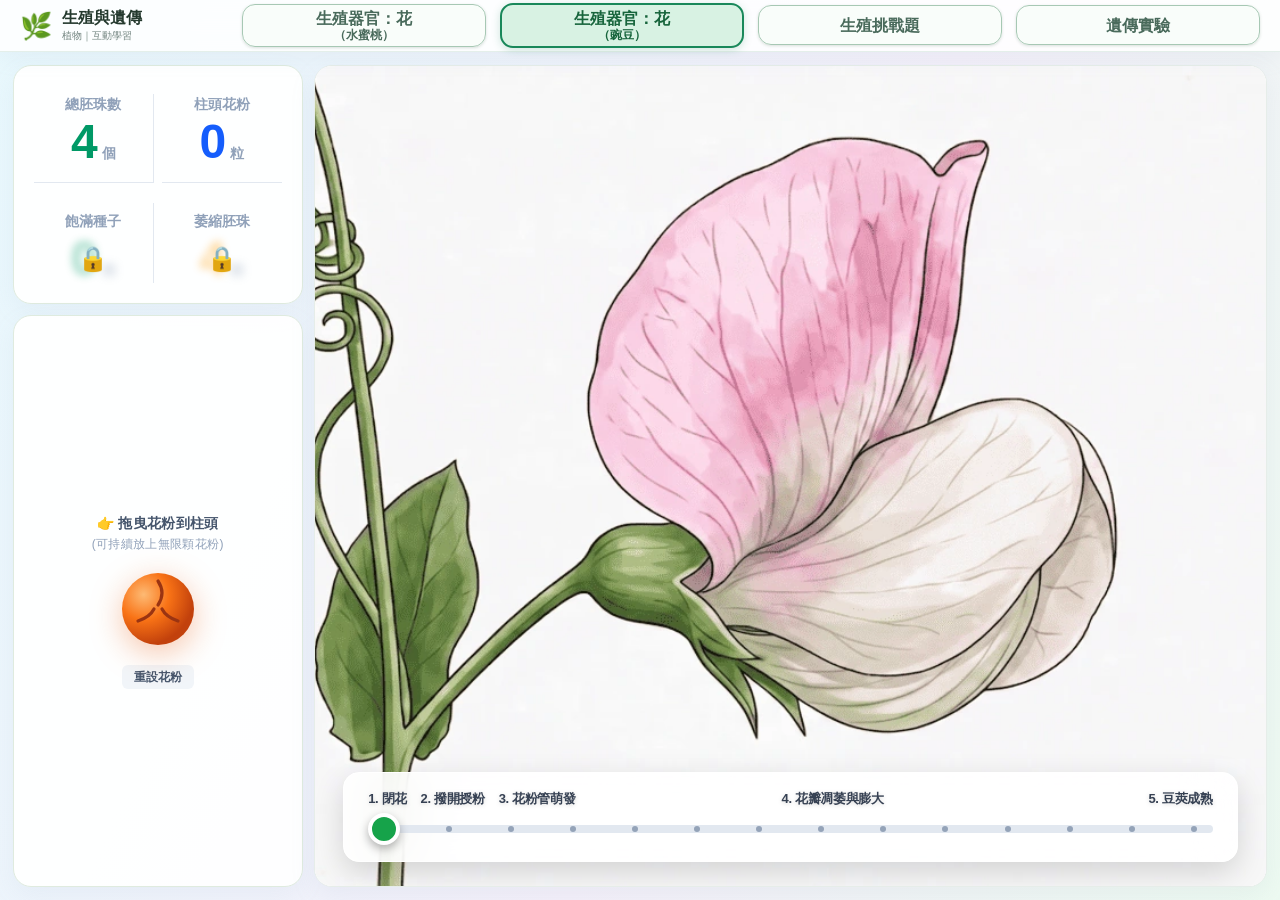
<file: stage4_pea.html>
<!DOCTYPE html>
<html lang="zh-TW">
<head>
    <meta charset="UTF-8">
    <meta name="viewport" content="width=device-width, initial-scale=1.0, maximum-scale=1.0, user-scalable=no">
    <title>植物｜生殖與遺傳－豌豆的生殖與果實</title>
    <link rel="stylesheet" href="./tailwind-local.css">
    <style>
        /* 強制橫屏防護網 */
        #orientation-warning { display: none; position: fixed; top: 0; left: 0; width: 100vw; height: 100dvh; background: #0f172a; color: white; z-index: 9999; flex-direction: column; justify-content: center; align-items: center; font-size: 1.5em; text-align: center; padding: 20px; box-sizing: border-box; }
        @media (orientation: portrait) { #orientation-warning { display: flex; } }

        body, html { 
            margin: 0; padding: 0; width: 100vw; height: 100dvh; overflow: hidden; 
            font-family: 'Segoe UI', Tahoma, Geneva, Verdana, sans-serif; 
            background-color: #f8fafc; 
        }
        
        #global-layout { display: flex; flex-direction: column; width: 100%; height: 100%; }

        #app-container { 
            display: grid; 
            grid-template-columns: clamp(240px, 24vw, 320px) minmax(0, 1fr); 
            gap: clamp(10px, 1.5vw, 20px); 
            width: 100%; flex: 1; min-height: 0; 
            padding: clamp(10px, 1.5vw, 20px); box-sizing: border-box; 
        }

        #left-sidebar { display: flex; flex-direction: column; gap: 15px; height: 100%; }
        .panel-block {
            background: white; border: 1px solid #e2e8f0; border-radius: 16px;
            box-shadow: 0 10px 25px rgba(0,0,0,0.05); padding: 20px;
        }

        .slider-wrapper { position: relative; width: 100%; height: 32px; display: flex; align-items: center; }
        .slider-track { position: absolute; left: 0; right: 0; height: 8px; background: #e2e8f0; border-radius: 4px; pointer-events: none; z-index: 1; display: flex; justify-content: space-between; align-items: center; padding: 0 16px; }
        .slider-tick { width: 6px; height: 6px; background: #94a3b8; border-radius: 50%; }
        
        input[type=range] { position: absolute; inset: 0; width: 100%; height: 100%; margin: 0; background: transparent; appearance: none; cursor: pointer; z-index: 10; }
        input[type=range]:focus { outline: none; }
        input[type=range]::-webkit-slider-thumb {
            appearance: none; width: 32px; height: 32px; background: #16a34a; border-radius: 50%; box-shadow: 0 4px 10px rgba(0,0,0,0.3); border: 4px solid white; transition: transform 0.1s;
        }
        input[type=range]::-webkit-slider-thumb:active { transform: scale(1.15); }

        #stage-wrapper {
            position: relative; display: flex; justify-content: center; align-items: center;
            width: 100%; height: 100%; min-width: 0; min-height: 0; border-radius: 16px; overflow: hidden;
            background: white; box-shadow: 0 15px 40px rgba(0,0,0,0.12);
        }
        
        /* 移除衝突的 aspect-ratio 與固定百分比寬高，交由 JS handleResize 動態精準指派 */
        #stage { 
            position: relative; 
            flex-shrink: 0; 
            background: transparent; 
        }
        
        #stage4_bg_container { position: absolute; inset: 0; width: 100%; height: 100%; pointer-events: none; background: white; }
        .stage4-frame { position: absolute; inset: 0; width: 100%; height: 100%; object-fit: cover; opacity: 0; will-change: opacity; background-color: white; }

        #stage4_svg_layer { 
            position: absolute; inset: 0; width: 100%; height: 100%; z-index: 10; 
            touch-action: none; pointer-events: auto; 
        }
        .prevent-select { -webkit-user-select: none; user-select: none; }
        
        .data-locked { filter: blur(4px); opacity: 0.4; }
        .data-unlocked { filter: blur(0px); opacity: 1; transition: all 0.5s ease-out; }

        #pooe-modal { background: rgba(15, 23, 42, 0.75); backdrop-filter: blur(8px); }

        #dev-coord-panel {
            display: none; position: absolute; top: 10px; left: 10px; z-index: 9999;
            background: rgba(0, 0, 0, 0.8); color: #22c55e; font-family: monospace;
            padding: 10px 15px; border-radius: 8px; border: 1px solid #22c55e;
            pointer-events: none;
        }

        .lbl-layer {
            position: absolute;
            transform: translate(-50%, -50%);
            font-weight: 900;
            text-shadow: 0 0 4px rgba(255,255,255,1), 0 0 6px rgba(255,255,255,0.9);
            pointer-events: none;
            will-change: transform, opacity;
        }

        @media (max-width: 1180px) {
            .panel-block { padding: 12px !important; }
            #left-sidebar .text-5xl { font-size: 2rem !important; line-height: 1 !important; }
            #left-sidebar .text-sm { font-size: 0.75rem !important; }
        }
    </style>
<link rel="stylesheet" href="./site_shell.css">
<link rel="manifest" href="./manifest.webmanifest">
<meta name="theme-color" content="#267352">
<meta name="apple-mobile-web-app-capable" content="yes">
<meta name="apple-mobile-web-app-title" content="生殖與遺傳">
</head>
<body class="select-none text-slate-800">

    <div id="orientation-warning" class="font-sans tracking-wider">
        🔄<br><br>請將裝置旋轉為<b class="text-rose-400 mx-1">橫向模式</b>以進行課程互動。
    </div>

    <div id="global-layout">
        
        <header id="plant-nav" class="plant-nav" data-page-mode="pea">
  <div class="plant-brand"><span class="plant-brand-icon">🌿</span><div><strong>生殖與遺傳</strong><small>植物｜互動學習</small></div></div>
  <nav class="plant-mode-links" aria-label="生殖與遺傳四個模式">
    <a href="./index.html" class="plant-mode" data-mode="peach"><span>生殖器官：花</span><small>（水蜜桃）</small></a>
    <a href="./stage4_pea.html" class="plant-mode" data-mode="pea"><span>生殖器官：花</span><small>（豌豆）</small></a>
    <a href="./stage4_quiz.html" class="plant-mode" data-mode="quiz"><span>生殖挑戰題</span></a>
    <a href="./stage4_gene.html" class="plant-mode" data-mode="gene"><span>遺傳實驗</span></a>
  </nav>
</header>

        <div id="app-container">
            
            <div id="left-sidebar">
                
                <div class="panel-block text-center flex-shrink-0 flex flex-col gap-2">
                    <div class="grid grid-cols-2 gap-y-5 gap-x-2 mt-2">
                        <div class="border-r border-b border-slate-200 flex flex-col items-center justify-center pb-4">
                            <div class="text-sm text-slate-400 mb-1 font-bold">總胚珠數</div>
                            <div class="flex items-baseline justify-center gap-1">
                                <span class="text-5xl font-black text-emerald-600">4</span>
                                <span class="text-sm text-slate-400 font-bold">個</span>
                            </div>
                        </div>
                        <div class="border-b border-slate-200 flex flex-col items-center justify-center pb-4">
                            <div class="text-sm text-slate-400 mb-1 font-bold">柱頭花粉</div>
                            <div class="flex items-baseline justify-center gap-1">
                                <span id="stage4_ui_pollen" class="text-5xl font-black text-blue-600">0</span>
                                <span class="text-sm text-slate-400 font-bold">粒</span>
                            </div>
                        </div>
                        <div class="border-r border-slate-200 flex flex-col items-center justify-center pt-2 relative">
                            <div class="text-sm text-slate-400 mb-1 font-bold">飽滿種子</div>
                            <div id="stage4_val_seed" class="flex items-baseline justify-center gap-1 data-locked">
                                <span id="stage4_ui_seed" class="text-5xl font-black text-emerald-600">0</span>
                                <span class="text-sm text-slate-400 font-bold">顆</span>
                            </div>
                            <div id="stage4_lock_seed" class="absolute top-10 text-2xl">🔒</div>
                        </div>
                        <div class="flex flex-col items-center justify-center pt-2 relative">
                            <div class="text-sm text-slate-400 mb-1 font-bold">萎縮胚珠</div>
                            <div id="stage4_val_abort" class="flex items-baseline justify-center gap-1 data-locked">
                                <span id="stage4_ui_abort" class="text-5xl font-black text-amber-500">4</span>
                                <span class="text-sm text-slate-400 font-bold">顆</span>
                            </div>
                            <div id="stage4_lock_abort" class="absolute top-10 text-2xl">🔒</div>
                        </div>
                    </div>
                </div>

                <div class="panel-block flex-1 flex flex-col items-center justify-center bg-gradient-to-b from-white to-emerald-50/50 border-emerald-100 relative overflow-hidden">
                    <div class="text-sm font-bold text-slate-600 mb-4 tracking-wide z-10 text-center">
                        👉 拖曳花粉到柱頭<br>
                        <span class="text-xs text-slate-400 font-normal">(可持續放上無限顆花粉)</span>
                    </div>
                    
                    <div id="stage4_draggable_pollen" class="w-20 h-20 cursor-grab hover:scale-105 active:scale-95 transition-transform touch-none z-20 pointer-events-auto flex items-center justify-center drop-shadow-[0_8px_16px_rgba(234,88,12,0.35)]">
                        <svg viewBox="0 0 100 100" class="w-full h-full prevent-select">
                            <defs>
                                <radialGradient id="pollenGradPea" cx="30%" cy="30%" r="70%">
                                    <stop offset="0%" stop-color="#fdba74" />
                                    <stop offset="50%" stop-color="#f97316" />
                                    <stop offset="100%" stop-color="#c2410c" />
                                </radialGradient>
                            </defs>
                            <circle cx="50" cy="50" r="45" fill="url(#pollenGradPea)"/>
                            <path d="M 50 15 Q 60 30 50 45" fill="none" stroke="#9a3412" stroke-width="4" stroke-linecap="round"/>
                            <path d="M 25 65 Q 40 60 45 50" fill="none" stroke="#9a3412" stroke-width="4" stroke-linecap="round"/>
                            <path d="M 75 65 Q 60 60 55 50" fill="none" stroke="#9a3412" stroke-width="4" stroke-linecap="round"/>
                        </svg>
                    </div>
                    
                    <button id="stage4_reset_pollen" class="mt-4 px-3 py-1 bg-slate-100 hover:bg-slate-200 text-slate-600 text-xs font-bold rounded-md transition-colors">重設花粉</button>
                </div>
            </div>

            <div id="stage-wrapper">
                
                <button id="stage4_new_flower_btn" class="absolute top-6 right-6 bg-emerald-500 hover:bg-emerald-600 text-white font-extrabold text-2xl py-4 px-8 rounded-full shadow-[0_8px_20px_rgba(16,185,129,0.4)] transform -translate-y-[150%] opacity-0 transition-all duration-500 z-50 flex items-center gap-2 pointer-events-none border-2 border-white">
                    <span>🔄</span> 新的一朵花
                </button>
                
                <div id="pooe-memory" class="absolute top-24 right-6 bg-white/95 backdrop-blur shadow-lg border-2 border-emerald-300 rounded-xl px-5 py-3 text-lg font-black text-slate-700 opacity-0 hidden transition-opacity duration-300 z-40 pointer-events-none">
                    你的推測：(A) 長滿種子
                </div>

                <div id="final-check-toast" class="absolute top-44 right-6 bg-amber-100 text-amber-800 border-2 border-amber-300 shadow-lg rounded-xl px-5 py-3 text-lg font-black transform -translate-y-4 opacity-0 transition-all duration-500 z-40 pointer-events-none">
                    👀 你推測對了嗎？
                </div>

                <div id="stage">
                    <div id="stage4_bg_container"></div>

                    <div id="dev-coord-panel">
                        <div class="font-bold border-b border-green-700 pb-1 mb-1">📍 座標追蹤模式 (F12)</div>
                        <div>目前游標: <span id="dev-coord-current">X: 0, Y: 0</span></div>
                        <div class="text-[10px] text-green-600 mt-1">點擊畫面可於 Console 輸出並標記紅點</div>
                    </div>

                    <svg id="stage4_svg_layer" viewBox="0 0 800 600" preserveAspectRatio="none">
                        <g id="dev-markers-layer"></g>

                        <path id="tube_0" d="M 526 201 Q 480 300 374 390" fill="none" stroke="#38bdf8" stroke-width="3" stroke-linecap="round" opacity="0"/>
                        <path id="tube_1" d="M 526 201 Q 485 305 388 384" fill="none" stroke="#38bdf8" stroke-width="3" stroke-linecap="round" opacity="0"/>
                        <path id="tube_2" d="M 526 201 Q 490 310 401 375" fill="none" stroke="#38bdf8" stroke-width="3" stroke-linecap="round" opacity="0"/>
                        <path id="tube_3" d="M 526 201 Q 495 315 418 367" fill="none" stroke="#38bdf8" stroke-width="3" stroke-linecap="round" opacity="0"/>

                        <g id="stage4_stigma_pollens"></g>

                        <g id="ovules_layer">
                            <image id="seed_img_0_green" href="./pea_seed.webp" opacity="0"/>
                            <image id="seed_img_0_abort" href="./pea_aborted.webp" opacity="0"/>
                            <image id="seed_img_1_green" href="./pea_seed.webp" opacity="0"/>
                            <image id="seed_img_1_abort" href="./pea_aborted.webp" opacity="0"/>
                            <image id="seed_img_2_green" href="./pea_seed.webp" opacity="0"/>
                            <image id="seed_img_2_abort" href="./pea_aborted.webp" opacity="0"/>
                            <image id="seed_img_3_green" href="./pea_seed.webp" opacity="0"/>
                            <image id="seed_img_3_abort" href="./pea_aborted.webp" opacity="0"/>
                        </g>
                    </svg>

                    <div id="stage4_html_labels" class="absolute inset-0 w-full h-full pointer-events-none z-[60]">
                        <div id="lbl_ovary" class="lbl-layer text-slate-600 text-lg opacity-0">子房</div>
                        <div id="lbl_fruit" class="lbl-layer text-emerald-700 text-lg opacity-0">果實(果莢)</div>
                        
                        <div id="lbl_ovule_0" class="lbl-layer text-slate-600 text-[13px] opacity-0">胚珠</div>
                        <div id="lbl_seed_0"  class="lbl-layer text-emerald-600 text-[13px] opacity-0">種子</div>
                        <div id="lbl_abort_0" class="lbl-layer text-amber-600 text-[13px] opacity-0">萎縮</div>

                        <div id="lbl_ovule_1" class="lbl-layer text-slate-600 text-[13px] opacity-0">胚珠</div>
                        <div id="lbl_seed_1"  class="lbl-layer text-emerald-600 text-[13px] opacity-0">種子</div>
                        <div id="lbl_abort_1" class="lbl-layer text-amber-600 text-[13px] opacity-0">萎縮</div>

                        <div id="lbl_ovule_2" class="lbl-layer text-slate-600 text-[13px] opacity-0">胚珠</div>
                        <div id="lbl_seed_2"  class="lbl-layer text-emerald-600 text-[13px] opacity-0">種子</div>
                        <div id="lbl_abort_2" class="lbl-layer text-amber-600 text-[13px] opacity-0">萎縮</div>

                        <div id="lbl_ovule_3" class="lbl-layer text-slate-600 text-[13px] opacity-0">胚珠</div>
                        <div id="lbl_seed_3"  class="lbl-layer text-emerald-600 text-[13px] opacity-0">種子</div>
                        <div id="lbl_abort_3" class="lbl-layer text-amber-600 text-[13px] opacity-0">萎縮</div>
                    </div>

                    <div id="stage4_stigma_zone" class="absolute pointer-events-none border-4 border-dashed border-emerald-400 opacity-0 transition-opacity z-20 rounded-full" style="left: 61%; top: 28%; width: 9.5%; height: 11.5%;"></div>
                </div>

                <div class="absolute bottom-6 left-[3%] w-[94%] px-6 py-4 bg-white/90 backdrop-blur-xl rounded-2xl shadow-[0_10px_30px_rgba(0,0,0,0.15)] border border-white z-40 flex flex-col gap-2">
                    <div class="relative w-full h-4 text-[11px] sm:text-[13px] text-gray-700 font-black tracking-tight drop-shadow-sm whitespace-nowrap">
                        <span class="absolute top-0 left-0 text-left">1. 閉花</span>
                        <span class="absolute top-0 transform -translate-x-1/2 text-center" style="left: 10%;">2. 撥開授粉</span>
                        <span class="absolute top-0 transform -translate-x-1/2 text-center" style="left: 20%;">3. 花粉管萌發</span>
                        <span class="absolute top-0 transform -translate-x-1/2 text-center" style="left: 55%;">4. 花瓣凋萎與膨大</span>
                        <span class="absolute top-0 right-0 text-right">5. 豆莢成熟</span>
                    </div>
                    <div class="slider-wrapper">
                        <div class="slider-track" id="slider-ticks"></div>
                        <input type="range" id="stage4_time_slider" min="1" max="14" value="1" step="0.01">
                    </div>
                </div>

            </div>
        </div>
    </div>

    <!-- POOE 彈窗 -->
    <div id="pooe-modal" class="fixed inset-0 z-[200] hidden flex items-center justify-center p-4">
        <div class="bg-white rounded-2xl max-w-lg w-full p-8 shadow-2xl border border-slate-100 flex flex-col gap-6 transform transition-all">
            
            <p class="text-slate-700 text-xl leading-relaxed font-bold text-center">
                此花有 <span class="text-red-600 font-black text-2xl">4顆</span> 胚珠、<span id="pooe-pollen-count" class="text-red-600 font-black text-2xl">0</span><span class="text-red-600 font-black text-2xl">顆</span> 花粉。<br>請推測最後結果：
            </p>

            <div class="flex flex-col gap-3 my-2" id="pooe-choice-list">
              <button onclick="Stage4_Pea_App.submitPOOE('A')" class="w-full text-left p-4 rounded-xl border-2 border-slate-200 hover:border-emerald-500 hover:bg-emerald-50/50 font-bold text-slate-700 text-base transition-all" id="pooe-choice-A">(A) 0 顆種子</button>
              <button onclick="Stage4_Pea_App.submitPOOE('B')" class="w-full text-left p-4 rounded-xl border-2 border-slate-200 hover:border-emerald-500 hover:bg-emerald-50/50 font-bold text-slate-700 text-base transition-all" id="pooe-choice-B">(B) 2 顆種子</button>
              <button onclick="Stage4_Pea_App.submitPOOE('C')" class="w-full text-left p-4 rounded-xl border-2 border-slate-200 hover:border-emerald-500 hover:bg-emerald-50/50 font-bold text-slate-700 text-base transition-all" id="pooe-choice-C">(C) 4 顆種子</button>
            </div>
        </div>
    </div>

    <!-- 超大字體客製化彈窗 -->
    <div id="custom-alert-modal" class="fixed inset-0 z-[300] hidden flex items-center justify-center p-4 bg-slate-900/50 backdrop-blur-sm transition-opacity">
        <div class="bg-white rounded-3xl p-8 shadow-2xl flex flex-col items-center justify-center gap-6 max-w-sm w-full">
            <div id="custom-alert-text" class="text-[24px] font-black text-slate-700 text-center tracking-wide leading-snug">
                現在還不能授粉啦
            </div>
            <button id="custom-alert-btn" onclick="document.getElementById('custom-alert-modal').classList.add('hidden')" class="w-full py-3 bg-emerald-500 hover:bg-emerald-600 text-white font-bold rounded-xl shadow-sm transition-all text-xl">
                我知道了
            </button>
        </div>
    </div>

    <script>
        const Stage4_Pea_App = (function() {
            const maxFrames = 14;
            const state = { 
                exactFrame: 1.0, 
                pollenCount: 0, 
                pooeAnswered: false, 
                pooeTriggered: false,
                devMode: false,
                newFlowerTimer: null 
            };
            
            let els = {};
            let images = [];
            let drag = { active: false, ghost: null, offsetX: 0, offsetY: 0 };

            const frameFiles = [
                'p01.webp', 'p02.webp', 'p03.webp', 'p06.webp', 'p07.webp', 
                'p08.webp', 'p09.webp', 'p10.webp', 'p11.webp', 'p12.webp', 
                'p13.webp', 'p14.webp', 'p15.webp', 'p16.webp'
            ];

            const startCoords = [{x:374, y:390}, {x:388, y:384}, {x:401, y:375}, {x:418, y:367}]; 
            const endCoords = [{x:378, y:375}, {x:435, y:335}, {x:495, y:288}, {x:548, y:232}];   

            const coordData = {
                ovary: [
                    {x: 399, y: 408}, {x: 399, y: 408}, 
                    {x: 399, y: 408}, 
                    {x: 402, y: 400}, 
                    {x: 415, y: 399}, 
                    {x: 433, y: 396}, 
                    {x: 442, y: 396}, 
                    {x: 450, y: 395}, 
                    {x: 464, y: 395}, 
                    {x: 477, y: 396}, 
                    {x: 495, y: 390}, 
                    {x: 508, y: 387}, 
                    {x: 521, y: 386}, 
                    {x: 534, y: 378}  
                ]
            };

            function getInterp(frame, type) {
                let idx = Math.floor(frame) - 1;
                if (idx < 0) idx = 0;
                if (idx >= 13) return coordData[type][13];
                
                let ratio = frame - Math.floor(frame);
                let p1 = coordData[type][idx];
                let p2 = coordData[type][idx + 1];
                
                return {
                    x: p1.x + (p2.x - p1.x) * ratio,
                    y: p1.y + (p2.y - p1.y) * ratio
                };
            }

            function customAlert(msg, btnText = "我知道了") {
                document.getElementById('custom-alert-text').innerHTML = msg;
                document.getElementById('custom-alert-btn').innerText = btnText;
                document.getElementById('custom-alert-modal').classList.remove('hidden');
            }

            function handleResize() {
                if(images.length === 0 || !images[0].naturalWidth) return;
                const wrapper = document.getElementById('stage-wrapper');
                const stage = document.getElementById('stage');
                if (!wrapper || !stage) return;
                const availW = wrapper.clientWidth;
                const availH = wrapper.clientHeight;
                const imgRatio = images[0].naturalWidth / images[0].naturalHeight;
                const availRatio = availW / availH;
                let w, h;
                if (availRatio > imgRatio) { w = availW; h = w / imgRatio; } else { h = availH; w = h * imgRatio; }
                stage.style.width = `${w}px`;
                stage.style.height = `${h}px`;
            }

            function init() {
                els = {
                    slider: document.getElementById('stage4_time_slider'),
                    bgContainer: document.getElementById('stage4_bg_container'),
                    pollenBtn: document.getElementById('stage4_draggable_pollen'),
                    resetPollenBtn: document.getElementById('stage4_reset_pollen'),
                    newFlowerBtn: document.getElementById('stage4_new_flower_btn'),
                    stigmaZone: document.getElementById('stage4_stigma_zone'),
                    svgLayer: document.getElementById('stage4_svg_layer'),
                    stigmaPollens: document.getElementById('stage4_stigma_pollens'),
                    uiPollen: document.getElementById('stage4_ui_pollen'),
                    uiSeed: document.getElementById('stage4_ui_seed'),
                    uiAbort: document.getElementById('stage4_ui_abort'),
                    valSeed: document.getElementById('stage4_val_seed'),
                    valAbort: document.getElementById('stage4_val_abort'),
                    lockSeed: document.getElementById('stage4_lock_seed'),
                    lockAbort: document.getElementById('stage4_lock_abort'),
                    pooeModal: document.getElementById('pooe-modal'),
                    pooePollenCount: document.getElementById('pooe-pollen-count'),
                    pooeBtnBContent: document.getElementById('pooe-btn-b-content'),
                    pooeMemory: document.getElementById('pooe-memory'),
                    finalCheckToast: document.getElementById('final-check-toast'),
                    devCoordPanel: document.getElementById('dev-coord-panel'),
                    devCoordCurrent: document.getElementById('dev-coord-current'),
                    devMarkersLayer: document.getElementById('dev-markers-layer'),
                    
                    seedImgsGreen: [
                        document.getElementById('seed_img_0_green'), document.getElementById('seed_img_1_green'),
                        document.getElementById('seed_img_2_green'), document.getElementById('seed_img_3_green')
                    ],
                    seedImgsAbort: [
                        document.getElementById('seed_img_0_abort'), document.getElementById('seed_img_1_abort'),
                        document.getElementById('seed_img_2_abort'), document.getElementById('seed_img_3_abort')
                    ],
                    tubes: [
                        document.getElementById('tube_0'), document.getElementById('tube_1'),
                        document.getElementById('tube_2'), document.getElementById('tube_3')
                    ],

                    lblOvary: document.getElementById('lbl_ovary'),
                    lblFruit: document.getElementById('lbl_fruit'),
                    lblOvules: [document.getElementById('lbl_ovule_0'), document.getElementById('lbl_ovule_1'), document.getElementById('lbl_ovule_2'), document.getElementById('lbl_ovule_3')],
                    lblSeeds: [document.getElementById('lbl_seed_0'), document.getElementById('lbl_seed_1'), document.getElementById('lbl_seed_2'), document.getElementById('lbl_seed_3')],
                    lblAborts: [document.getElementById('lbl_abort_0'), document.getElementById('lbl_abort_1'), document.getElementById('lbl_abort_2'), document.getElementById('lbl_abort_3')]
                };

                const track = document.getElementById('slider-ticks');
                for(let i=0; i<maxFrames; i++) {
                    const tick = document.createElement('div');
                    tick.className = 'slider-tick';
                    track.appendChild(tick);
                }

                els.tubes.forEach(tube => {
                    const len = tube.getTotalLength() || 250;
                    tube.style.strokeDasharray = len;
                    tube.style.strokeDashoffset = len;
                });

                let loadedCount = 0;
                for(let i = 0; i < maxFrames; i++) {
                    const img = new Image();
                    img.onload = () => { loadedCount++; if (i === 0) handleResize(); };
                    img.decoding='async';img.fetchPriority=i===0?'high':'low';if(i<2)img.src=`./${frameFiles[i]}`;else setTimeout(()=>{img.src=`./${frameFiles[i]}`;},200+(i-2)*80);
                    img.className = 'stage4-frame';
                    if (i === 0) img.style.opacity = 1;
                    els.bgContainer.appendChild(img);
                    images.push(img);
                }

                const resizeObserver = new ResizeObserver(() => handleResize());
                resizeObserver.observe(document.getElementById('stage-wrapper'));
                handleResize();

                els.slider.addEventListener('input', handleSliderChange);
                els.pollenBtn.addEventListener('pointerdown', dragStart);
                els.resetPollenBtn.addEventListener('click', resetPollen);
                els.newFlowerBtn.addEventListener('click', resetToNewFlower);
                window.addEventListener('pointermove', dragMove);
                window.addEventListener('pointerup', dragEnd);
                els.pollenBtn.ondragstart = () => false;

                window.addEventListener('keydown', (e) => {
                    if (e.key === 'F12') {
                        state.devMode = !state.devMode;
                        els.devCoordPanel.style.display = state.devMode ? 'block' : 'none';
                        if(!state.devMode) els.devMarkersLayer.innerHTML = '';
                    }
                });
                els.svgLayer.addEventListener('mousemove', (e) => {
                    if (!state.devMode) return;
                    const pt = getSVGPoint(e);
                    els.devCoordCurrent.textContent = `X: ${Math.round(pt.x)}, Y: ${Math.round(pt.y)}`;
                });
                els.svgLayer.addEventListener('click', (e) => {
                    if (!state.devMode) return;
                    const pt = getSVGPoint(e);
                    const cx = Math.round(pt.x), cy = Math.round(pt.y);
                    console.log(`📌 點擊座標: {x: ${cx}, y: ${cy}}`);
                    const circle = document.createElementNS("http://www.w3.org/2000/svg", "circle");
                    circle.setAttribute("cx", cx); circle.setAttribute("cy", cy); circle.setAttribute("r", 4);
                    circle.setAttribute("fill", "red");
                    els.devMarkersLayer.appendChild(circle);
                });

                renderFrame();
            }

            function getSVGPoint(e) {
                const pt = els.svgLayer.createSVGPoint();
                pt.x = e.clientX; pt.y = e.clientY;
                return pt.matrixTransform(els.svgLayer.getScreenCTM().inverse());
            }

            function handleSliderChange(e) {
                let val = parseFloat(e.target.value);
                
                if (state.pollenCount === 0 && val > 3.0) {
                    customAlert("沒授粉？這朵花凋萎了...", "我知道了");
                    val = 3.0; els.slider.value = 3.0;
                }
                
                if (state.pollenCount > 0 && !state.pooeAnswered && val >= 3.5) {
                    val = 3.5; els.slider.value = 3.5;
                    openPOOE();
                }
                state.exactFrame = val;
                renderFrame();
            }

            function openPOOE() {
                if (state.pooeTriggered) return;
                state.pooeTriggered = true;
                els.pooePollenCount.textContent = state.pollenCount;
                const n=Math.min(4,state.pollenCount);
                const alternatives=[0,1,2,3,4].filter(x=>x!==n).sort((a,b)=>Math.abs(a-n)-Math.abs(b-n));
                state.pooeOptions=[n,alternatives[0],alternatives[alternatives.length-1]];
                // 輪替正答所在位置，避免每次都落在第一項
                const shift=state.pollenCount % 3;
                state.pooeOptions=state.pooeOptions.slice(shift).concat(state.pooeOptions.slice(0,shift));
                ['A','B','C'].forEach((letter,i)=>{
                   document.getElementById('pooe-choice-'+letter).textContent=`(${letter}) 果莢內形成 ${state.pooeOptions[i]} 顆成熟種子`;
                });
                els.pooeModal.classList.remove('hidden');
            }

            function submitPOOE(choiceLetter) {
                const i=['A','B','C'].indexOf(choiceLetter);
                state.predictedSeeds=state.pooeOptions[i];
                state.pooeAnswered=true;
                els.pooeModal.classList.add('hidden');
                els.pooeMemory.textContent=`你的推測：${state.predictedSeeds} 顆成熟種子`;
                els.pooeMemory.classList.remove('hidden');
                setTimeout(()=>els.pooeMemory.classList.replace('opacity-0','opacity-100'),50);
                els.finalCheckToast.textContent=`👀 你預測 ${state.predictedSeeds} 顆；實際 ${Math.min(4,state.pollenCount)} 顆。為什麼？`;
                customAlert('請繼續向右拖曳拉桿，觀察後續變化！','讓我們看下去！');
            }

            function renderFrame() {
                const lowerIndex = Math.floor(state.exactFrame); 
                const upperIndex = Math.ceil(state.exactFrame);  
                const ratio = state.exactFrame - lowerIndex;     
                
                for(let i = 1; i <= maxFrames; i++) {
                    let op = 0;
                    if (i === lowerIndex) op = 1 - ratio;
                    else if (i === upperIndex) op = ratio;
                    if (lowerIndex === upperIndex && i === lowerIndex) op = 1;
                    images[i-1].style.opacity = op;
                }

                if (state.exactFrame >= 6.0) {
                    els.valSeed.classList.replace('data-locked', 'data-unlocked');
                    els.valAbort.classList.replace('data-locked', 'data-unlocked');
                    els.lockSeed.style.display = 'none'; els.lockAbort.style.display = 'none';
                } else {
                    els.valSeed.classList.replace('data-unlocked', 'data-locked');
                    els.valAbort.classList.replace('data-unlocked', 'data-locked');
                    els.lockSeed.style.display = 'block'; els.lockAbort.style.display = 'block';
                }

                const microOpacity = state.exactFrame > 3.5 ? Math.max(0, 1 - (state.exactFrame - 3.5) / 1.0) : 1;
                els.stigmaPollens.style.opacity = microOpacity;
                
                const tubeProgress = Math.max(0, Math.min(1, state.exactFrame - 2)); 
                
                const effectivePollen = Math.min(4, state.pollenCount);
                els.tubes.forEach((tube, idx) => {
                    if (idx >= (4 - effectivePollen)) {
                        tube.style.opacity = microOpacity;
                        const len = tube.getTotalLength() || 250;
                        tube.style.strokeDashoffset = len * (1 - tubeProgress);
                    } else {
                        tube.style.opacity = 0;
                    }
                });

                if (state.exactFrame >= 13.8) {
                    if (state.pooeAnswered) {
                        els.finalCheckToast.style.transform = 'translateY(0)';
                        els.finalCheckToast.style.opacity = '1';
                    }
                    
                    if (!state.newFlowerTimer) {
                        state.newFlowerTimer = setTimeout(() => {
                            if (state.exactFrame >= 13.8) {
                                els.newFlowerBtn.style.transform = 'translateY(0)';
                                els.newFlowerBtn.style.opacity = '1';
                                els.newFlowerBtn.style.pointerEvents = 'auto';
                            }
                        }, 1200); 
                    }
                } else {
                    if (state.newFlowerTimer) {
                        clearTimeout(state.newFlowerTimer);
                        state.newFlowerTimer = null;
                    }
                    els.newFlowerBtn.style.transform = 'translateY(-150%)';
                    els.newFlowerBtn.style.opacity = '0';
                    els.newFlowerBtn.style.pointerEvents = 'none';
                    
                    els.finalCheckToast.style.transform = 'translateY(-20px)';
                    els.finalCheckToast.style.opacity = '0';
                }

                const growthRatio = Math.max(0, Math.min(1, (state.exactFrame - 3.0) / 11.0)); 
                const seedVisibility = state.exactFrame > 2.0 ? Math.min(1, (state.exactFrame - 2.0)) : 0;

                const pOvary = getInterp(state.exactFrame, 'ovary');
                els.lblOvary.style.left = `${(pOvary.x / 800) * 100}%`; els.lblOvary.style.top = `${(pOvary.y / 600) * 100}%`;
                els.lblFruit.style.left = `${(pOvary.x / 800) * 100}%`; els.lblFruit.style.top = `${(pOvary.y / 600) * 100}%`;

                let masterOp = 0;
                if (state.exactFrame >= 3.0 && state.exactFrame <= 3.5) {
                    masterOp = (state.exactFrame - 3.0) / 0.5;
                } else if (state.exactFrame > 3.5) {
                    masterOp = 1;
                }

                let outOp = 1;
                if (state.exactFrame >= 7.0 && state.exactFrame <= 9.0) {
                    outOp = 1 - (state.exactFrame - 7.0) / 2.0;
                } else if (state.exactFrame > 9.0) {
                    outOp = 0;
                }

                let inOp = 0;
                if (state.exactFrame >= 8.0 && state.exactFrame <= 10.0) {
                    inOp = (state.exactFrame - 8.0) / 2.0;
                } else if (state.exactFrame > 10.0) {
                    inOp = 1;
                }

                els.lblOvary.style.opacity = masterOp * outOp;
                els.lblFruit.style.opacity = masterOp * inOp;

                for (let i = 0; i < 4; i++) {
                    const start = startCoords[i];
                    const end = endCoords[i];
                    
                    const curX = start.x + (end.x - start.x) * growthRatio;
                    const curY = start.y + (end.y - start.y) * growthRatio;
                    
                    const isFertilized = i >= (4 - effectivePollen);
                    const greenImg = els.seedImgsGreen[i];
                    const abortImg = els.seedImgsAbort[i];

                    const dynamicSize = isFertilized ? (18 + 67 * growthRatio) : (12 + 8 * growthRatio);
                    const lblX = curX - dynamicSize * 0.4 - 5;
                    const lblY = curY - dynamicSize * 0.4 - 5;

                    if (isFertilized) {
                        const size = dynamicSize; 
                        greenImg.setAttribute('x', curX - size/2); greenImg.setAttribute('y', curY - size/2);
                        greenImg.setAttribute('width', size); greenImg.setAttribute('height', size);
                        greenImg.style.opacity = seedVisibility;
                        abortImg.style.opacity = 0;
                        
                        els.lblOvules[i].style.left = `${(lblX / 800) * 100}%`;
                        els.lblOvules[i].style.top = `${(lblY / 600) * 100}%`;
                        els.lblSeeds[i].style.left = `${(lblX / 800) * 100}%`;
                        els.lblSeeds[i].style.top = `${(lblY / 600) * 100}%`;
                        els.lblAborts[i].style.left = `${(lblX / 800) * 100}%`;
                        els.lblAborts[i].style.top = `${(lblY / 600) * 100}%`;
                        
                        els.lblOvules[i].style.opacity = masterOp * outOp;
                        els.lblSeeds[i].style.opacity = masterOp * inOp;
                        els.lblAborts[i].style.opacity = 0;
                    } else {
                        const size = dynamicSize; 
                        greenImg.setAttribute('x', curX - size/2); greenImg.setAttribute('y', curY - size/2);
                        greenImg.setAttribute('width', size); greenImg.setAttribute('height', size);
                        
                        abortImg.setAttribute('x', curX - size/2); abortImg.setAttribute('y', curY - size/2);
                        abortImg.setAttribute('width', size); abortImg.setAttribute('height', size);
                        
                        const abortProgress = Math.max(0, Math.min(1, (growthRatio - 0.2) / 0.4));
                        greenImg.style.opacity = seedVisibility * (1 - abortProgress);
                        abortImg.style.opacity = seedVisibility * abortProgress;

                        els.lblOvules[i].style.left = `${(lblX / 800) * 100}%`;
                        els.lblOvules[i].style.top = `${(lblY / 600) * 100}%`;
                        els.lblSeeds[i].style.left = `${(lblX / 800) * 100}%`;
                        els.lblSeeds[i].style.top = `${(lblY / 600) * 100}%`;
                        els.lblAborts[i].style.left = `${(lblX / 800) * 100}%`;
                        els.lblAborts[i].style.top = `${(lblY / 600) * 100}%`;

                        els.lblOvules[i].style.opacity = masterOp * outOp;
                        els.lblSeeds[i].style.opacity = 0;
                        els.lblAborts[i].style.opacity = masterOp * inOp;
                    }
                }
            }

            function dragStart(e) {
                if (state.exactFrame < 1.8) {
                    customAlert("現在還不能授粉啦", "我知道了");
                    return;
                }
                
                const rect = els.pollenBtn.getBoundingClientRect();
                drag.ghost = els.pollenBtn.cloneNode(true);
                drag.ghost.id = "stage4_pollen_ghost";
                drag.ghost.style.position = "fixed";
                drag.ghost.style.left = `${rect.left}px`; drag.ghost.style.top = `${rect.top}px`;
                drag.ghost.style.margin = "0"; drag.ghost.style.zIndex = "9999";
                drag.ghost.style.pointerEvents = "none";
                document.body.appendChild(drag.ghost);

                drag.offsetX = e.clientX - rect.left; drag.offsetY = e.clientY - rect.top;
                drag.active = true;
                els.pollenBtn.style.opacity = '0.3';
                els.stigmaZone.classList.remove('opacity-0');
            }

            function dragMove(e) {
                if (!drag.active || !drag.ghost) return;
                e.preventDefault();
                drag.ghost.style.left = `${e.clientX - drag.offsetX}px`;
                drag.ghost.style.top = `${e.clientY - drag.offsetY}px`;
            }

            function dragEnd(e) {
                if (!drag.active) return;
                drag.active = false;
                
                els.stigmaZone.classList.add('opacity-0');
                els.pollenBtn.style.opacity = '1';

                const pollenRect = drag.ghost.getBoundingClientRect();
                const stigmaRect = els.stigmaZone.getBoundingClientRect();

                const isOverlap = !(
                    pollenRect.right < stigmaRect.left || pollenRect.left > stigmaRect.right ||
                    pollenRect.bottom < stigmaRect.top || pollenRect.top > stigmaRect.bottom
                );

                if (isOverlap) processPollination();
                drag.ghost.remove(); drag.ghost = null;
            }

            function processPollination() {
                state.pollenCount++;
                const effectivePollen = Math.min(4, state.pollenCount);
                
                els.uiPollen.textContent = state.pollenCount; 
                els.uiSeed.textContent = effectivePollen;     
                els.uiAbort.textContent = 4 - effectivePollen;

                const cx = 526 - 15 + (effectivePollen * 7) + (Math.random() * 8); 
                const cy = 201 - 5 + (Math.random() * 8);
                const circle = document.createElementNS("http://www.w3.org/2000/svg", "circle");
                circle.setAttribute("cx", cx); circle.setAttribute("cy", cy); circle.setAttribute("r", 6);
                circle.setAttribute("fill", "#f97316"); circle.setAttribute("stroke", "#c2410c"); circle.setAttribute("stroke-width", "1.5");
                els.stigmaPollens.appendChild(circle);

                renderFrame();
            }

            function resetPollen() {
                state.pollenCount = 0; state.pooeAnswered = false; state.pooeTriggered = false;
                state.predictedSeeds=null; state.pooeOptions=[];
                els.uiPollen.textContent = "0"; els.uiSeed.textContent = "0"; els.uiAbort.textContent = "4";
                els.stigmaPollens.innerHTML = ""; els.slider.value = 2.0; state.exactFrame = 2.0;
                els.tubes.forEach(t => t.style.strokeDashoffset = t.getTotalLength() || 250);
                
                els.pooeMemory.classList.replace('opacity-100', 'opacity-0');
                setTimeout(() => els.pooeMemory.classList.add('hidden'), 300);
                els.finalCheckToast.style.opacity = '0';
                
                renderFrame();
            }

            function resetToNewFlower() {
                state.pollenCount = 0; state.pooeAnswered = false; state.pooeTriggered = false;
                state.predictedSeeds=null; state.pooeOptions=[];
                els.uiPollen.textContent = "0"; els.uiSeed.textContent = "0"; els.uiAbort.textContent = "4";
                els.stigmaPollens.innerHTML = ""; els.slider.value = 1.0; state.exactFrame = 1.0;
                els.tubes.forEach(t => t.style.strokeDashoffset = t.getTotalLength() || 250);
                
                els.pooeMemory.classList.replace('opacity-100', 'opacity-0');
                setTimeout(() => els.pooeMemory.classList.add('hidden'), 300);
                els.finalCheckToast.style.opacity = '0';
                
                renderFrame();
            }

            return { init, submitPOOE };
        })();

        document.addEventListener("DOMContentLoaded", () => { Stage4_Pea_App.init(); });
    </script>
<script src="./site_shell.js"></script>
</body>
</html>
</file>
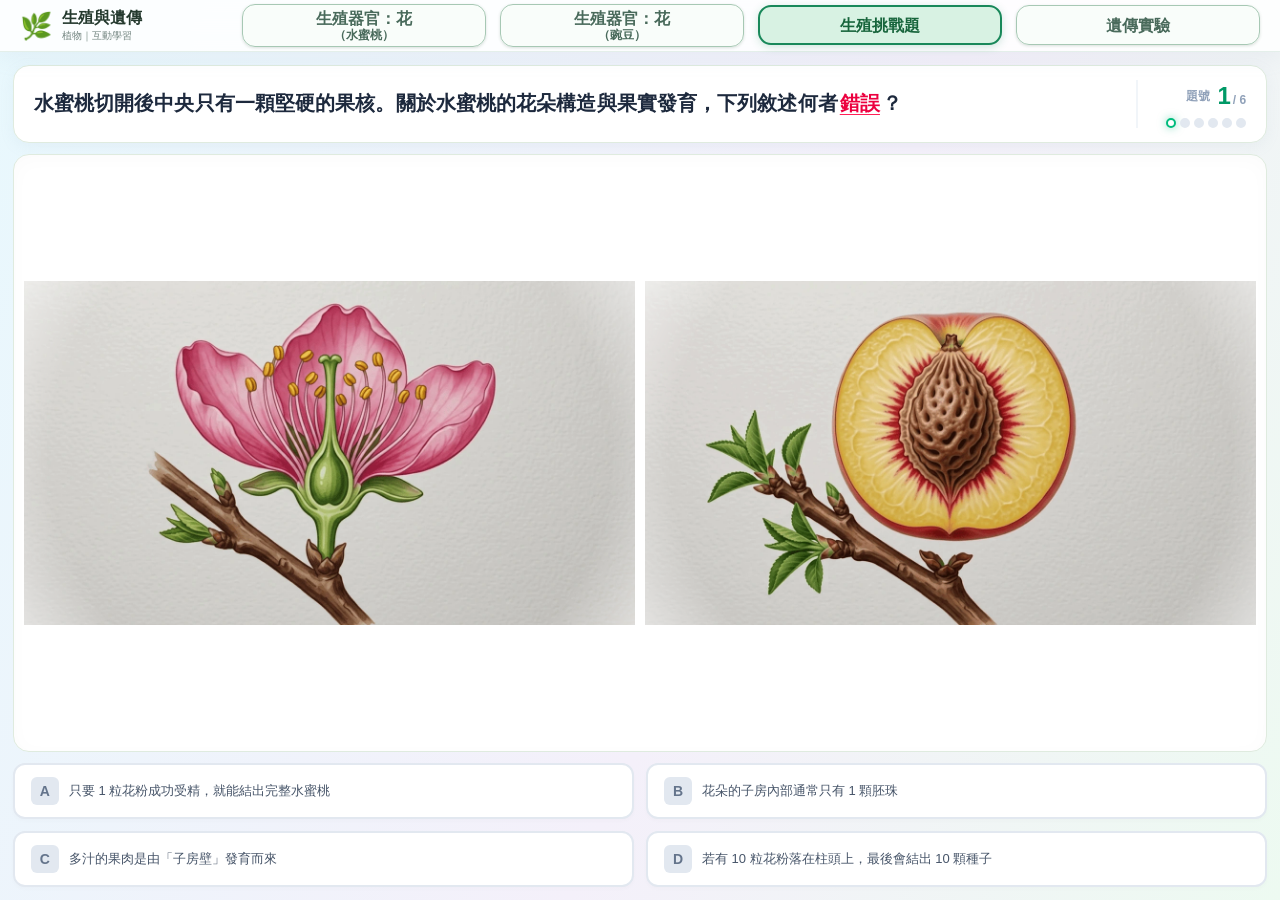
<file: stage4_quiz.html>
<!DOCTYPE html>
<html lang="zh-TW">
<head>
    <meta charset="UTF-8">
    <meta name="viewport" content="width=device-width, initial-scale=1.0, maximum-scale=1.0, user-scalable=no">
    <title>植物｜生殖與遺傳－評量題目</title>
    <link rel="stylesheet" href="./tailwind-local.css">
    <style>
        /* 強制橫屏防護網 */
        #orientation-warning { display: none; position: fixed; top: 0; left: 0; width: 100vw; height: 100dvh; background: #0f172a; color: white; z-index: 9999; flex-direction: column; justify-content: center; align-items: center; font-size: 1.5em; text-align: center; padding: 20px; box-sizing: border-box; }
        @media (orientation: portrait) { #orientation-warning { display: flex; } }

        body, html { 
            margin: 0; padding: 0; width: 100vw; height: 100dvh; overflow: hidden; 
            font-family: 'Segoe UI', Tahoma, Geneva, Verdana, sans-serif; 
            background-color: #f8fafc; 
        }
        
        #global-layout { display: flex; flex-direction: column; width: 100%; height: 100%; }

        #sub-nav-bar {
            width: 100%; background: white; border-bottom: 1px solid #e2e8f0;
            display: flex; align-items: center; justify-content: center; gap: 8px; flex-wrap: wrap;
            padding: 8px 24px; box-shadow: 0 2px 10px rgba(0,0,0,0.02); z-index: 90;
            flex-shrink: 0; 
        }

        #app-container { 
            display: flex; flex-direction: column;
            width: 100%; flex: 1; min-height: 0; 
            padding: clamp(10px, 1.5vw, 16px) max(16px, 5vw); 
            box-sizing: border-box; gap: 12px; /* 縮小大區塊間距 */
        }

        /* ★ 修改點 1：題目橫幅極限壓縮，並設定 align-items: center 強制置中 */
        #quiz-header-card {
            background: white; border: 1px solid #e2e8f0; border-radius: 16px;
            box-shadow: 0 4px 15px rgba(0,0,0,0.03); 
            padding: 12px 24px; /* 大幅削減上下 padding */
            display: flex; justify-content: space-between; align-items: center; gap: 20px;
            flex-shrink: 0; 
        }

        #quiz-image-container {
            width: 100%; flex: 1; min-height: 0; display: flex; justify-content: center; align-items: center;
            background-color: #f1f5f9; border-radius: 16px; border: 1px solid #e2e8f0;
            position: relative; overflow: hidden; box-shadow: inset 0 4px 20px rgba(0,0,0,0.02);
        }
        
        #quiz-options-grid {
            display: grid; 
            grid-template-columns: repeat(2, 1fr); 
            gap: 12px; flex-shrink: 0; 
        }
        
        .quiz-img, .dual-img-half img {
            max-width: 100%; max-height: 100%; object-fit: contain; position: absolute;
            -webkit-mask-image: radial-gradient(ellipse at center, rgba(0,0,0,1) 65%, rgba(0,0,0,0) 100%);
            mask-image: radial-gradient(ellipse at center, rgba(0,0,0,1) 65%, rgba(0,0,0,0) 100%);
        }
        
        .quiz-img { transition: opacity 0.4s ease-in-out; opacity: 0; pointer-events: none; }
        .quiz-img.active { opacity: 1; pointer-events: auto; z-index: 10; }
        
        .dual-img-container {
            display: flex; width: 100%; height: 100%; gap: 10px; padding: 10px; box-sizing: border-box;
            position: absolute; opacity: 0; pointer-events: none; transition: opacity 0.4s ease-in-out;
        }
        .dual-img-container.active { opacity: 1; pointer-events: auto; z-index: 10; }
        .dual-img-half { 
            flex: 1; display: flex; justify-content: center; align-items: center; 
            overflow: hidden; background: transparent; border-radius: 12px;
        }
        .dual-img-half img { position: relative; width: 100%; height: 100%; }

        .option-btn {
            width: 100%; text-align: left; padding: 12px 16px; margin: 0;
            border: 2px solid #e2e8f0; border-radius: 12px; background: white;
            font-weight: 700; color: #475569; transition: all 0.2s; cursor: pointer;
            display: flex; align-items: center; gap: 10px; font-size: clamp(13px, 1.4vh, 15px); line-height: 1.3;
            box-shadow: 0 2px 4px rgba(0,0,0,0.02);
        }
        .option-btn:hover { border-color: #94a3b8; background: #f8fafc; transform: translateY(-2px); box-shadow: 0 4px 8px rgba(0,0,0,0.05); }
        .option-btn.selected-correct { border-color: #22c55e; background: #ecfdf5; color: #166534; box-shadow: 0 0 0 2px rgba(34,197,94,0.2); }
        .option-btn.selected-wrong { 
            border-color: #fca5a5; background: #fef2f2; color: #ef4444; 
            opacity: 0.6; text-decoration: line-through; pointer-events: none; transform: none; box-shadow: none;
        }
        .option-btn.disabled { pointer-events: none; }
        
        .option-label { 
            display: inline-flex; justify-content: center; align-items: center; flex-shrink: 0;
            width: 28px; height: 28px; background: #e2e8f0; border-radius: 6px; font-size: 14px; color: #64748b; font-weight: 900;
        }
        .option-btn.selected-correct .option-label { background: #22c55e; color: white; }
        .option-btn.selected-wrong .option-label { background: #ef4444; color: white; }

        #explanation-card {
            position: absolute; 
            top: 50%; left: 50%;
            transform: translate(-50%, -40%);
            max-width: 480px; width: 90%;
            background: rgba(255, 255, 255, 0.95); backdrop-filter: blur(12px);
            border: 2px solid #e2e8f0; border-radius: 20px; padding: clamp(20px, 2vw, 30px);
            box-shadow: 0 20px 50px rgba(0,0,0,0.2); opacity: 0;
            pointer-events: none; transition: all 0.4s cubic-bezier(0.175, 0.885, 0.32, 1.275); z-index: 50;
        }
        #explanation-card.show { transform: translate(-50%, -50%); opacity: 1; pointer-events: auto; }
        
        #close-exp-btn {
            position: absolute; top: 16px; right: 16px; cursor: pointer;
            width: 28px; height: 28px; display: flex; justify-content: center; align-items: center;
            background: #e2e8f0; border-radius: 50%; color: #64748b; font-size: 14px; font-weight: bold; transition: all 0.2s;
        }
        #close-exp-btn:hover { background: #cbd5e1; color: #334155; transform: scale(1.1); }
    </style>
<link rel="stylesheet" href="./site_shell.css">
<link rel="manifest" href="./manifest.webmanifest">
<meta name="theme-color" content="#267352">
<meta name="apple-mobile-web-app-capable" content="yes">
<meta name="apple-mobile-web-app-title" content="生殖與遺傳">
</head>
<body class="select-none text-slate-800">

    <div id="orientation-warning" class="font-sans tracking-wider">
        🔄<br><br>請將裝置旋轉為<b class="text-rose-400 mx-1">橫向模式</b>以進行課程互動。
    </div>

    <div id="global-layout">
        
        <header id="plant-nav" class="plant-nav" data-page-mode="quiz">
  <div class="plant-brand"><span class="plant-brand-icon">🌿</span><div><strong>生殖與遺傳</strong><small>植物｜互動學習</small></div></div>
  <nav class="plant-mode-links" aria-label="生殖與遺傳四個模式">
    <a href="./index.html" class="plant-mode" data-mode="peach"><span>生殖器官：花</span><small>（水蜜桃）</small></a>
    <a href="./stage4_pea.html" class="plant-mode" data-mode="pea"><span>生殖器官：花</span><small>（豌豆）</small></a>
    <a href="./stage4_quiz.html" class="plant-mode" data-mode="quiz"><span>生殖挑戰題</span></a>
    <a href="./stage4_gene.html" class="plant-mode" data-mode="gene"><span>遺傳實驗</span></a>
  </nav>
</header>

        <div id="app-container">
            
            <!-- 【大腦區】題目與右側狀態列 (極限壓縮高度版) -->
            <div id="quiz-header-card">
                <!-- ★ 修改點 2：字體縮小，取消 padding，完全靠 align-items: center 來置中 -->
                <h2 id="question-text" class="font-bold text-slate-800 leading-relaxed flex-1 m-0">
                    載入題目中...
                </h2>
                
                <!-- ★ 修改點 3：右側狀態列「橫向扁平化」，把 3 行濃縮成 2 行 -->
                <div class="flex flex-col items-end w-32 shrink-0 border-l-2 border-slate-100 pl-4 justify-center">
                    <div class="flex items-center gap-2 mb-1.5">
                        <span class="text-xs font-bold text-slate-400">題號</span>
                        <div class="flex items-baseline gap-0.5 text-emerald-600" id="status-number-container">
                            <span class="text-2xl font-black" id="quiz-current-q">1</span>
                            <span class="text-xs font-bold text-slate-400">/ 6</span>
                        </div>
                    </div>
                    
                    <div class="flex gap-1 justify-end w-full" id="quiz-progress-dots"></div>
                    
                    <!-- 按鈕高度一併壓縮 -->
                    <button id="btn-next-q" class="w-full py-1.5 mt-2 bg-emerald-500 hover:bg-emerald-600 text-white font-bold rounded-lg shadow-sm transition-all text-[13px] hidden">
                        下一題 ➡️
                    </button>
                </div>
            </div>

            <!-- 【視覺區】滿版大舞台 -->
            <div id="quiz-image-container">
                
                <!-- 解析卡片 -->
                <div id="explanation-card">
                    <div id="close-exp-btn" onclick="document.getElementById('explanation-card').classList.remove('show')">✕</div>
                    <div class="flex items-center gap-2 text-emerald-600 font-black text-xl mb-3">
                        <span id="exp-icon">💡</span>
                        <span id="exp-title">觀念解析</span>
                    </div>
                    <p id="exp-content" class="text-[15px] font-bold text-slate-700 leading-relaxed">
                        解析內容...
                    </p>
                </div>

                <!-- Q1 -->
                <div id="q1-dual" class="dual-img-container active">
                    <div class="dual-img-half"><img src="./mt02.webp" alt="水蜜桃開花"></div>
                    <div class="dual-img-half"><img src="./mt16.webp" alt="水蜜桃果實"></div>
                </div>
                
                <!-- Q2 -->
                <div id="q2-dual" class="dual-img-container">
                    <div class="dual-img-half"><img src="./p02.webp" alt="豌豆開花"></div>
                    <div class="dual-img-half"><img src="./p16.webp" alt="豌豆果莢"></div>
                </div>

                <!-- Q3 -->
                <div id="q3-dual" class="dual-img-container">
                    <div class="dual-img-half"><img src="./grape2.webp" alt="葡萄花"></div>
                    <div class="dual-img-half"><img src="./grape1.webp" alt="葡萄果串"></div>
                </div>

                <!-- Q4 -->
                <div id="q4-dual" class="dual-img-container">
                    <div class="dual-img-half"><img src="./sunflower3.webp" alt="向日葵外觀"></div>
                    <div class="dual-img-half"><img id="q4-sunflower-right" src="./sunflower1.webp" alt="向日葵剖面"></div>
                </div>

                <!-- Q5 草莓 -->
                <img id="q5-img-initial" src="./strawberry3.webp" class="quiz-img" alt="草莓花外觀">
                <div id="q5-dual-result" class="dual-img-container">
                    <div class="dual-img-half"><img src="./strawberry2.webp" alt="草莓花剖面"></div>
                    <div class="dual-img-half"><img src="./strawberry1.webp" alt="草莓果實剖面"></div>
                </div>

                <!-- Q6 火龍果 -->
                <div id="q6-dual" class="dual-img-container">
                    <div class="dual-img-half"><img src="./hl2.webp" alt="火龍果花剖面"></div>
                    <div class="dual-img-half"><img src="./hl1.webp" alt="火龍果果實剖面"></div>
                </div>
                <img id="q6-img-result" src="./hl3.webp" class="quiz-img" alt="火龍果海葵狀柱頭">

            </div>

            <!-- 【操作區】2x2 選項陣列 -->
            <div id="quiz-options-grid">
                <!-- 選項將由 JS 動態填入這裡 -->
            </div>

        </div>
    </div>

    <script>
        const QuizApp = (function() {
            const questions = [
                {
                    id: 1,
                    targetImgId: 'q1-dual',
                    question: "水蜜桃切開後中央只有一顆堅硬的果核。關於水蜜桃的花朵構造與果實發育，下列敘述何者<span class='text-rose-600 font-black underline decoration-rose-500 underline-offset-4 mx-0.5'>錯誤</span>？",
                    options: [
                        "花朵的子房內部通常只有 1 顆胚珠",
                        "多汁的果肉是由「子房壁」發育而來",
                        "只要 1 粒花粉成功受精，就能結出完整水蜜桃",
                        "若有 10 粒花粉落在柱頭上，最後會結出 10 顆種子"
                    ],
                    correctIdx: 3,
                    explanation: "水蜜桃屬於「單胚珠」植物，子房內只有1顆胚珠。即使有10粒花粉落在柱頭上，最終也只有1粒花粉的精細胞能與那唯一的卵細胞結合，發育成1顆種子。"
                },
                {
                    id: 2,
                    targetImgId: 'q2-dual',
                    question: "一朵正常的豌豆花子房內含有 4 顆胚珠。若柱頭上僅有 2 粒花粉成功萌發並完成受精，則豆莢成熟後最可能呈現何種狀態？",
                    options: [
                        "豆莢內長滿 4 顆飽滿種子",
                        "豆莢內只有 2 顆飽滿種子，另 2 顆胚珠萎縮",
                        "整條豆莢因受精不完全而凋萎脫落",
                        "產生 2 條獨立的小豆莢"
                    ],
                    correctIdx: 1,
                    explanation: "豌豆是「多胚珠」植物。1粒花粉只能讓1顆胚珠受精發育為種子。2粒花粉受精會發育出2顆種子，其餘未受精的胚珠則會萎縮成小白點。"
                },
                {
                    id: 3,
                    targetImgId: 'q3-dual',
                    question: "若這串成熟葡萄共有 8 顆葡萄，且每顆葡萄切開平均有 3 顆種子。請問當初開花期時，這串花序至少有多少「朵」花成功受精？",
                    options: [
                        "1 朵花",
                        "8 朵花",
                        "24 朵花",
                        "32 朵花"
                    ],
                    correctIdx: 1,
                    explanation: "葡萄屬於「花序」。圖中每一顆葡萄果實都是由「一朵獨立小花的子房」發育而來。有 8 顆葡萄，代表當初至少有 8 朵花成功完成授粉與受精。"
                },
                {
                    id: 4,
                    targetImgId: 'q4-dual',
                    question: "向日葵花盤中央由數百朵管狀花組成。若此花盤結出 300 顆飽滿的葵花子（每顆果實內通常含一粒種子），則在受精過程中，這株向日葵至少需要多少粒花粉參與？",
                    options: [
                        "只要 1 粒花粉",
                        "至少 300 粒花粉",
                        "至少 600 粒花粉",
                        "不需要花粉"
                    ],
                    correctIdx: 1,
                    explanation: "向日葵是「頭狀花序」，帶殼葵花子在植物學上是果實，真正的種子位於其中。300顆飽滿葵花子代表有300朵小花形成種子，因此需要至少300粒花粉。"
                },
                {
                    id: 5,
                    targetImgId: 'q5-img-initial',
                    question: "觀察草莓花朵剖面，中央密密麻麻長了許多獨立的雌蕊。請問我們食用草莓「紅甜多汁的主要部位」，以及「表面一粒粒的小顆粒」，分別是由什麼構造發育來的？",
                    options: [
                        "紅色部位：子房；表面顆粒：胚珠",
                        "紅色部位：花托；表面顆粒：子房變成的果實",
                        "紅色部位：花托；表面顆粒：未受精的種子",
                        "紅色部位：花萼；表面顆粒：花粉粒"
                    ],
                    correctIdx: 1,
                    explanation: "草莓是典型的「假果」。我們吃的多汁紅色部位是由「花托」膨大而來；而草莓表面一顆顆的小黑點，才是由多個獨立「子房」發育而成的真正果實(瘦果)喔！"
                },
                {
                    id: 6,
                    targetImgId: 'q6-dual',
                    question: "小明切開一顆白肉火龍果，發現裡面密密麻麻分布了約 3,000 粒黑色種子。請問關於這顆火龍果在當初開花與受精過程的推論，下列敘述何者最合理？",
                    options: [
                        "只要有 1 粒花粉落在柱頭上，精細胞就會分裂使全部胚珠受精",
                        "當初至少有 3,000 粒花粉落在柱頭上並成功萌發花粉管",
                        "黑色種子是花托組織直接變形形成的，不需要花粉參與",
                        "這顆火龍果是由 3,000 朵不同的小花聚合發育而成的"
                    ],
                    correctIdx: 1,
                    explanation: "第一性原則：每一粒種子的形成都嚴格對應「一粒」花粉！3000顆黑籽代表當初至少有3000粒花粉成功受精。為容納海量花粉，火龍果演化出了背後照片中宛如「巨大海葵」般、具備20多個分岔裂片的超大柱頭！"
                }
            ];

            let currentQIndex = 0;
            let isAnswered = false;
            let isReviewMode = false;
            let advanceTimer = null;

            const elQuestionText = document.getElementById('question-text');
            const elOptionsContainer = document.getElementById('quiz-options-grid');
            const elCurrentQ = document.getElementById('quiz-current-q');
            const elProgressDots = document.getElementById('quiz-progress-dots');
            const elBtnNext = document.getElementById('btn-next-q');
            
            const elExpCard = document.getElementById('explanation-card');
            const elExpIcon = document.getElementById('exp-icon');
            const elExpTitle = document.getElementById('exp-title');
            const elExpContent = document.getElementById('exp-content');

            function init() {
                questions.forEach((_, idx) => {
                    const dot = document.createElement('div');
                    dot.className = `w-2.5 h-2.5 rounded-full border-2 transition-all ${idx === 0 ? 'bg-emerald-500 border-emerald-500' : 'bg-slate-200 border-slate-200'}`;
                    dot.id = `dot-${idx}`;
                    dot.onclick = () => {
                        if (isReviewMode) {
                            currentQIndex = idx;
                            loadQuestion(idx);
                        }
                    };
                    elProgressDots.appendChild(dot);
                });

                elBtnNext.addEventListener('click', () => {
                    if (!isReviewMode && currentQIndex === questions.length - 1) {
                        enableReviewMode();
                    } else if (!isReviewMode) {
                        goNext();
                    }
                });

                loadQuestion(currentQIndex);
            }

            function loadQuestion(index) {
                if (advanceTimer) { clearTimeout(advanceTimer); advanceTimer = null; }
                isAnswered = false;
                const q = questions[index];
                
                elCurrentQ.textContent = index + 1;
                elQuestionText.innerHTML = q.question;
                
                document.querySelectorAll('.quiz-img, .dual-img-container').forEach(img => {
                    img.classList.remove('active');
                });
                document.getElementById(q.targetImgId).classList.add('active');

                if (q.id === 4) {
                    document.getElementById('q4-sunflower-right').src = './sunflower1.webp';
                }
                
                elExpCard.classList.remove('show', 'is-correct');
                elBtnNext.classList.add('hidden');
                elOptionsContainer.innerHTML = '';

                let optionsData = q.options.map((text, i) => {
                    return { text: text, isCorrect: (i === q.correctIdx) };
                });

                for (let i = optionsData.length - 1; i > 0; i--) {
                    const j = Math.floor(Math.random() * (i + 1));
                    [optionsData[i], optionsData[j]] = [optionsData[j], optionsData[i]];
                }

                const labels = ['A', 'B', 'C', 'D'];
                optionsData.forEach((opt, newIdx) => {
                    const btn = document.createElement('button');
                    btn.className = 'option-btn group';
                    btn.innerHTML = `
                        <span class="option-label group-hover:bg-slate-300 transition-colors">${labels[newIdx]}</span>
                        <span class="text-left font-medium">${opt.text}</span>
                    `;
                    
                    btn.onclick = () => {
                        if (!isAnswered && !btn.classList.contains('selected-wrong')) {
                            handleAnswer(opt.isCorrect, btn, q);
                        }
                    };
                    elOptionsContainer.appendChild(btn);
                });

                updateDots();
            }

            function handleAnswer(isCorrect, btnElement, qObj) {
                if (isCorrect) {
                    isAnswered = true;
                    
                    const allBtns = elOptionsContainer.querySelectorAll('.option-btn');
                    allBtns.forEach(b => {
                        if (b !== btnElement) b.classList.add('disabled');
                    });

                    btnElement.classList.add('selected-correct');
                    showExplanation(true, '');
                    // 答對後留一小段祝賀時間，接著自動跳下一題。
                    // 最後一題自動進入自由複習；複習模式不跳題。
                    if(!isReviewMode){
                        advanceTimer = setTimeout(() => {
                            advanceTimer = null;
                            if(currentQIndex < questions.length - 1) goNext();
                            else {elExpCard.classList.remove('show');enableReviewMode();}
                        }, 1050);
                    } else {
                        advanceTimer = setTimeout(()=>elExpCard.classList.remove('show'), 950);
                    }

                    if (qObj.id === 4) {
                        document.getElementById('q4-sunflower-right').src = './sunflower2.webp';
                    }
                    if (qObj.id === 5) {
                        document.getElementById('q5-img-initial').classList.remove('active');
                        document.getElementById('q5-dual-result').classList.add('active');
                    }
                    if (qObj.id === 6) {
                        document.getElementById('q6-dual').classList.remove('active');
                        document.getElementById('q6-img-result').classList.add('active');
                    }

                    // 自動跳題，不再額外出現「下一題」按鈕。
                } else {
                    btnElement.classList.add('selected-wrong');
                    showExplanation(false, "哎呀，這個選項不對喔！它已經被刪去了，請用剩下的選項再試試看！");
                }
            }

            function showExplanation(isCorrect, text) {
                if (isCorrect) {
                    elExpCard.classList.add('is-correct');
                    elExpIcon.textContent = '🎉';
                    elExpTitle.textContent = '答對了！';
                    elExpTitle.className = 'text-emerald-600 font-black';
                    elExpCard.style.borderColor = '#34d399';
                    elExpCard.style.backgroundColor = 'rgba(236, 253, 245, 0.95)';
                } else {
                    elExpCard.classList.remove('is-correct');
                    elExpIcon.textContent = '🤔';
                    elExpTitle.textContent = '再想想看...';
                    elExpTitle.className = 'text-rose-500 font-black';
                    elExpCard.style.borderColor = '#fca5a5';
                    elExpCard.style.backgroundColor = 'rgba(254, 242, 242, 0.95)';
                }
                elExpContent.textContent = isCorrect ? '' : text;
                elExpCard.classList.add('show');
            }

            function goNext() {
                if (currentQIndex < questions.length - 1) {
                    currentQIndex++;
                    loadQuestion(currentQIndex);
                }
            }

            function enableReviewMode() {
                isReviewMode = true;
                elBtnNext.classList.add('hidden'); 
                updateDots();
            }

            function updateDots() {
                questions.forEach((_, idx) => {
                    const dot = document.getElementById(`dot-${idx}`);
                    
                    if (isReviewMode) {
                        dot.classList.add('cursor-pointer', 'hover:scale-125');
                        if (idx === currentQIndex) {
                            dot.className = 'w-2.5 h-2.5 rounded-full border-2 transition-all cursor-pointer hover:scale-125 bg-white border-amber-500 shadow-[0_0_8px_rgba(245,158,11,0.5)] scale-110';
                        } else {
                            dot.className = 'w-2.5 h-2.5 rounded-full border-2 transition-all cursor-pointer hover:scale-125 bg-emerald-400 border-emerald-400 opacity-60';
                        }
                    } else {
                        dot.classList.remove('cursor-pointer', 'hover:scale-125');
                        if (idx < currentQIndex) {
                            dot.className = 'w-2.5 h-2.5 rounded-full border-2 transition-colors bg-emerald-500 border-emerald-500';
                        } else if (idx === currentQIndex) {
                            dot.className = 'w-2.5 h-2.5 rounded-full border-2 transition-colors bg-white border-emerald-500 shadow-[0_0_8px_rgba(16,185,129,0.5)]';
                        } else {
                            dot.className = 'w-2.5 h-2.5 rounded-full border-2 transition-colors bg-slate-200 border-slate-200';
                        }
                    }
                });
            }

            return { init };
        })();

        document.addEventListener("DOMContentLoaded", () => {
            QuizApp.init();
        });
    </script>
<script src="./site_shell.js"></script>
</body>
</html>
</file>
<file: site_shell.css>
/* 植物系列共通外框 v1.1.1；只處理介面，不覆蓋教學畫布 */
:root{--plant-ink:#253b31;--plant-forest:#267352;--plant-soft:#eef8f1;--plant-border:#dfebdf}
html,body{height:100dvh;overscroll-behavior:none}
body{background:linear-gradient(115deg,#e8f8fd 0%,#f4f0fa 58%,#edfaf1 100%)!important;color:var(--plant-ink)}
#global-layout{background:linear-gradient(115deg,#e8f8fd 0%,#f4f0fa 58%,#edfaf1 100%)!important;min-height:0;}
.plant-nav{height:52px;min-height:52px;display:flex;align-items:center;gap:12px;justify-content:space-between;padding:0 clamp(10px,2.25vw,30px);flex:none;position:relative;z-index:120;background:rgba(255,255,255,.86);border-bottom:1px solid #e4efea;backdrop-filter:blur(13px);-webkit-backdrop-filter:blur(13px);box-shadow:0 6px 22px #8aa0b319}
.plant-brand{display:flex;align-items:center;gap:10px;flex-shrink:0;min-width:0}
.plant-brand-icon{font-size:26px;line-height:1}
.plant-brand strong{display:block;font-size:16px;font-weight:850;line-height:1.25;color:#24392e;white-space:nowrap}
.plant-brand small{display:block;font-size:10px;color:#738581;white-space:nowrap}
.plant-mode-links{display:flex;align-items:center;gap:7px;justify-content:flex-end;min-width:0;flex-wrap:nowrap}
.plant-mode{display:inline-flex;align-items:center;justify-content:center;min-height:35px;padding:7px clamp(7px,1.2vw,16px);border-radius:999px;color:#496a5b;text-decoration:none;font-size:clamp(11px,1.2vw,14px);font-weight:780;white-space:nowrap;border:1px solid transparent;transition:background .18s,border .18s,color .18s}
.plant-mode:hover,.plant-mode:focus-visible{background:#e9f6ee;border-color:#c2e5ce;outline:none}
.plant-mode[aria-current="page"]{background:#def3e5;color:#17653c;border:1px solid #b8dfc5;box-shadow:0 2px 7px #38774c16}
#app-container{min-height:0;padding:clamp(7px,1vw,13px)!important;gap:clamp(7px,.85vw,13px)!important}
#left-sidebar{gap:clamp(7px,.85vw,13px)!important;min-height:0}
#left-sidebar .panel-block{background:rgba(255,255,255,.96);border:1px solid var(--plant-border);border-radius:18px;box-shadow:0 8px 26px #8aa0b315}
#stage-wrapper{border-radius:18px!important;background:#fff;box-shadow:0 8px 26px #8aa0b31a!important;border:1px solid #e6ede9;min-width:0;min-height:0}
#stage-wrapper:focus-within{outline:0}
button{touch-action:manipulation}
button:focus-visible,a:focus-visible{outline:3px solid #3a9a72;outline-offset:2px}
#orientation-warning{background:#163a2e!important}
@media (max-width:900px){.plant-nav{height:47px;min-height:47px;padding:0 8px;gap:5px}.plant-brand-icon{font-size:21px}.plant-brand{gap:5px}.plant-brand strong{font-size:13px}.plant-brand small{font-size:9px}.plant-mode-links{gap:3px}.plant-mode{min-height:31px;padding:5px 7px;font-size:11px}}
@media (max-width:650px){.plant-brand small{display:none}.plant-brand strong{font-size:12px}.plant-mode{padding:5px 4px;font-size:10px}.plant-nav{gap:2px}}
@media (max-height:650px) and (orientation:landscape){.plant-nav{height:43px;min-height:43px}.panel-block{padding:10px!important}.plant-brand small{display:none}}
/* 小平板：兩個授粉實驗的左欄保持相同寬度，讓花圖盡可能完整 */
@media (min-width:801px){#app-container:has(#left-sidebar){grid-template-columns:clamp(215px,24vw,290px) minmax(0,1fr)!important}}
/* 統一評量、遺傳畫布的外框；不改動原本 800x600 / 1600x600 座標 */
#quiz-header-card{border:1px solid var(--plant-border)!important;box-shadow:0 4px 15px #8aa0b315!important}
#quiz-image-container{background:#fff!important;border:1px solid var(--plant-border)!important}
#stage-wrapper #stage-inner{will-change:transform}
#final-stats-board{max-height:calc(100dvh - 66px);overflow-y:auto;padding:18px!important;z-index:2500}
/* 預測、解釋：教學內容一次只顯示一個問題 */
.inherit-predict{position:fixed;inset:0;z-index:2400;display:none;align-items:center;justify-content:center;background:rgba(21,49,35,.58);backdrop-filter:blur(5px);padding:16px}
.inherit-predict.active{display:flex}
.predict-card{width:min(94vw,490px);background:white;border-radius:22px;padding:24px;border:2px solid #b7dfc2;box-shadow:0 20px 55px #153a2d42;text-align:center}
.predict-card h3{color:#245d41;font-weight:900;font-size:20px}
.predict-choice-grid{display:grid;grid-template-columns:repeat(2,minmax(0,1fr));gap:10px;margin:18px 0 6px}
.predict-choice-grid button{background:#f0f8f3;border:2px solid #cbe5d2;color:#205b3d;padding:14px 8px;border-radius:14px;font-weight:900;font-size:22px}
.predict-choice-grid button:hover{background:#ddf2e5;border-color:#55b787}
.prediction-memory{font-size:13px;color:#65796d;margin:0 auto 10px;text-align:center}
.debrief-panel{margin-top:10px;border-top:1px solid #e2ece4;padding-top:10px}
.debrief-grid{display:flex;gap:8px;align-items:center;justify-content:center;margin:8px 0;font-size:12px}
.debrief-grid strong{font-size:18px;color:#257454}
.debrief-question{font-weight:900;color:#274d37;font-size:14px;margin-bottom:8px}
.debrief-options{display:grid;grid-template-columns:1fr 1fr;gap:8px}
.debrief-options button{padding:9px 6px;border-radius:12px;background:#edf7f0;border:1px solid #bfdcc7;color:#335b42;font-size:12px;font-weight:750}
.debrief-options button:hover{background:#dcf1e3}
.debrief-feedback{font-size:12px;font-weight:750;color:#24744d;min-height:26px;margin-top:8px}
@media (max-height:690px){.meiosis-card{padding:16px}.meiosis-cell{min-height:58px;min-width:56px;font-size:22px}.meiosis-cells{min-height:64px}}

/* v1.1.2: 四個模式橫向均分，清楚顯示兩行的授粉模式名稱 */
.plant-nav{gap:clamp(8px,1.3vw,22px);padding:0 clamp(9px,1.6vw,24px)}
.plant-brand{flex:0 0 clamp(132px,16vw,216px)}
.plant-mode-links{display:grid;grid-template-columns:repeat(4,minmax(0,1fr));flex:1;gap:clamp(6px,1.1vw,17px);justify-content:stretch;min-width:0}
.plant-mode{display:flex;flex-direction:column;align-items:center;justify-content:center;gap:1px;width:100%;min-height:40px;padding:4px 6px;border-radius:13px;font-size:clamp(12px,1.28vw,17px);font-weight:850;text-align:center;line-height:1.12;white-space:normal}
.plant-mode small{font-size:clamp(10px,1vw,12px);font-weight:750;line-height:1.08}
.plant-mode[aria-current="page"]{background:#d5f0e0;border:1px solid #7fcca6;box-shadow:0 3px 10px #26735220}
@media(max-width:1050px){.plant-brand{flex-basis:125px}.plant-mode-links{gap:5px}.plant-mode{font-size:12px;padding:3px 3px;min-height:39px}.plant-mode small{font-size:10px}}
@media(max-width:650px){.plant-brand{flex-basis:74px}.plant-brand small{display:none}.plant-brand-icon{font-size:18px}.plant-brand strong{font-size:11px}.plant-mode{font-size:10px;min-height:36px;padding:2px 2px}.plant-mode small{font-size:9px}}
/* 結果頁：保留必要證據，去掉多餘說明 */
#final-stats-board{width:min(480px,92vw);max-height:calc(100dvh - 74px);overflow-y:auto;padding:16px!important;border-width:3px!important;border-radius:20px!important}
#final-stats-board .result-heading{font-size:21px;line-height:1.25;margin:0 0 10px;color:#14855a;font-weight:900;text-align:center}
#final-stats-board .result-cross{font-size:14px;text-align:center;padding:8px 10px;margin-bottom:10px;background:#f3f9f5;border:1px solid #dcebe1;border-radius:12px;font-weight:750;color:#456254}
#final-stats-board .result-numbers{display:grid;grid-template-columns:repeat(3,minmax(0,1fr));gap:8px;text-align:center}
#final-stats-board .result-numbers > div{padding:8px 3px;border-radius:12px;border:1.5px solid #d7e8d9;background:#f8fcf8}
#final-stats-board .result-numbers .result-value{font-size:26px;font-weight:900;line-height:1.25}
#final-stats-board .result-numbers .result-caption{font-size:13px;font-weight:850}
#final-stats-board .debrief-panel{margin-top:10px;padding-top:9px}
#final-stats-board .debrief-grid{display:flex;justify-content:space-around;gap:10px;font-size:13px;margin:5px 0 9px}
#final-stats-board .debrief-grid strong{font-size:19px}
#final-stats-board .debrief-question{font-size:14px;margin-bottom:7px}
#final-stats-board .debrief-options button{font-size:13px;min-height:35px}
#final-stats-board .debrief-feedback{font-size:12px;min-height:19px;margin-top:5px}
#final-stats-board .result-restart{width:100%;margin-top:10px;padding:10px;background:#267352;border-radius:13px;color:white;font-weight:850}

/* v1.1.3 不同載具：橫向手機保留四個大分頁，避免標題佔據操作空間 */
@media (max-width:760px) and (orientation:landscape){
 .plant-nav{height:44px;min-height:44px;padding:0 5px;gap:4px}
 .plant-brand{flex:0 0 54px;gap:2px}.plant-brand-icon{font-size:16px}.plant-brand strong{font-size:10px;letter-spacing:-.03em}
 .plant-mode-links{gap:3px}.plant-mode{min-height:36px;font-size:11px;padding:2px 1px;line-height:1.08}.plant-mode small{font-size:9px}
 #app-container{padding:4px!important;gap:4px!important}
}
@media (max-height:470px) and (orientation:landscape){
 .plant-nav{height:42px;min-height:42px}.plant-brand small{display:none}
 #left-sidebar{gap:5px!important}.panel-block{padding:7px!important}
 #quiz-header-card{padding:7px 14px!important}#quiz-options-grid{gap:6px!important}
 .option-btn{padding:7px 10px!important}.predict-card{padding:12px!important}
}

/* v1.1.4: 導覽四模式都有明顯外框，沿用系列淡綠配色 */
.plant-mode{border:1.5px solid #a7c8b4!important;background:rgba(249,253,250,.96);box-shadow:0 1px 3px #385d4530;transition:background .2s,border-color .2s,box-shadow .2s}
.plant-mode:hover,.plant-mode:focus-visible{border-color:#399b70!important;background:#e5f6eb;box-shadow:0 2px 8px #2b70402b}
.plant-mode[aria-current="page"]{border:2px solid #19885a!important;background:#d8f2e3;box-shadow:0 2px 8px #1c845936}
/* 題目可讀、長題幹自動換行，右側進度不擠壓文字 */
#quiz-header-card{padding:12px 20px!important;min-height:78px;align-items:center;gap:clamp(12px,2vw,24px)!important}
#question-text{font-size:clamp(16px,1.55vw,21px)!important;line-height:1.45;letter-spacing:.005em;overflow-wrap:anywhere;min-width:0}
#quiz-header-card>div:last-child{width:110px;flex-shrink:0}
#explanation-card.is-correct{width:auto;max-width:280px;padding:14px 28px;white-space:nowrap;text-align:center;border-radius:16px}
#explanation-card.is-correct #exp-content,#explanation-card.is-correct #close-exp-btn{display:none}
#explanation-card.is-correct #exp-title{font-size:22px!important}
@media(max-height:510px) and (orientation:landscape){#quiz-header-card{padding:7px 13px!important;min-height:64px}#question-text{font-size:15px!important;line-height:1.3}}
/* 父母基因型：按顯性／隱性表現型用黃／綠辨識 */
.geno-btn-unselected{border:2px solid #d4d9d1!important;color:#64756d!important;background:rgba(255,255,255,.95)!important;font-weight:750}
.geno-btn[data-allele="yellow"].geno-btn-selected{border:2px solid #eab308!important;background:#fef3b5!important;color:#935c06!important;box-shadow:0 3px 9px #b68b2530}
.geno-btn[data-allele="green"].geno-btn-selected{border:2px solid #20a264!important;background:#bbf7d0!important;color:#12653b!important;box-shadow:0 3px 9px #20a26430}
.geno-btn[data-allele="yellow"]:not(.geno-btn-selected){border-color:#ecd88e!important;color:#ac7a13!important;background:#fffdf3!important}
.geno-btn[data-allele="green"]:not(.geno-btn-selected){border-color:#9ed7b3!important;color:#31825b!important;background:#f5fff8!important}
#btn-confirm-geno.waiting-genotype{background:#edf4ef!important;border-color:#a9cfb5!important;color:#567967!important;box-shadow:0 4px 12px #153d2b10!important;cursor:default}
#btn-confirm-geno.ready-genotype{background:#2c9968!important;border-color:#1d8858!important;color:white!important}
#final-stats-board .debrief-grid{font-size:14px!important;gap:8px;flex-wrap:wrap}
#final-stats-board .debrief-question{font-size:15px!important}
#final-stats-board .debrief-feedback{min-height:0!important}
#final-stats-board .debrief-options button{position:relative}
#debrief-teacher-note{font-size:11px;color:#a65b1d;font-weight:750;margin-top:6px;display:none}
#debrief-teacher-note.visible{display:block}

.debrief-choice{min-width:0;display:flex;flex-direction:column;align-items:stretch;gap:3px}.debrief-choice button{width:100%;height:100%}#debrief-teacher-note{margin:1px 0 0;line-height:1.2;text-align:center;color:#a75a26}
</file>
